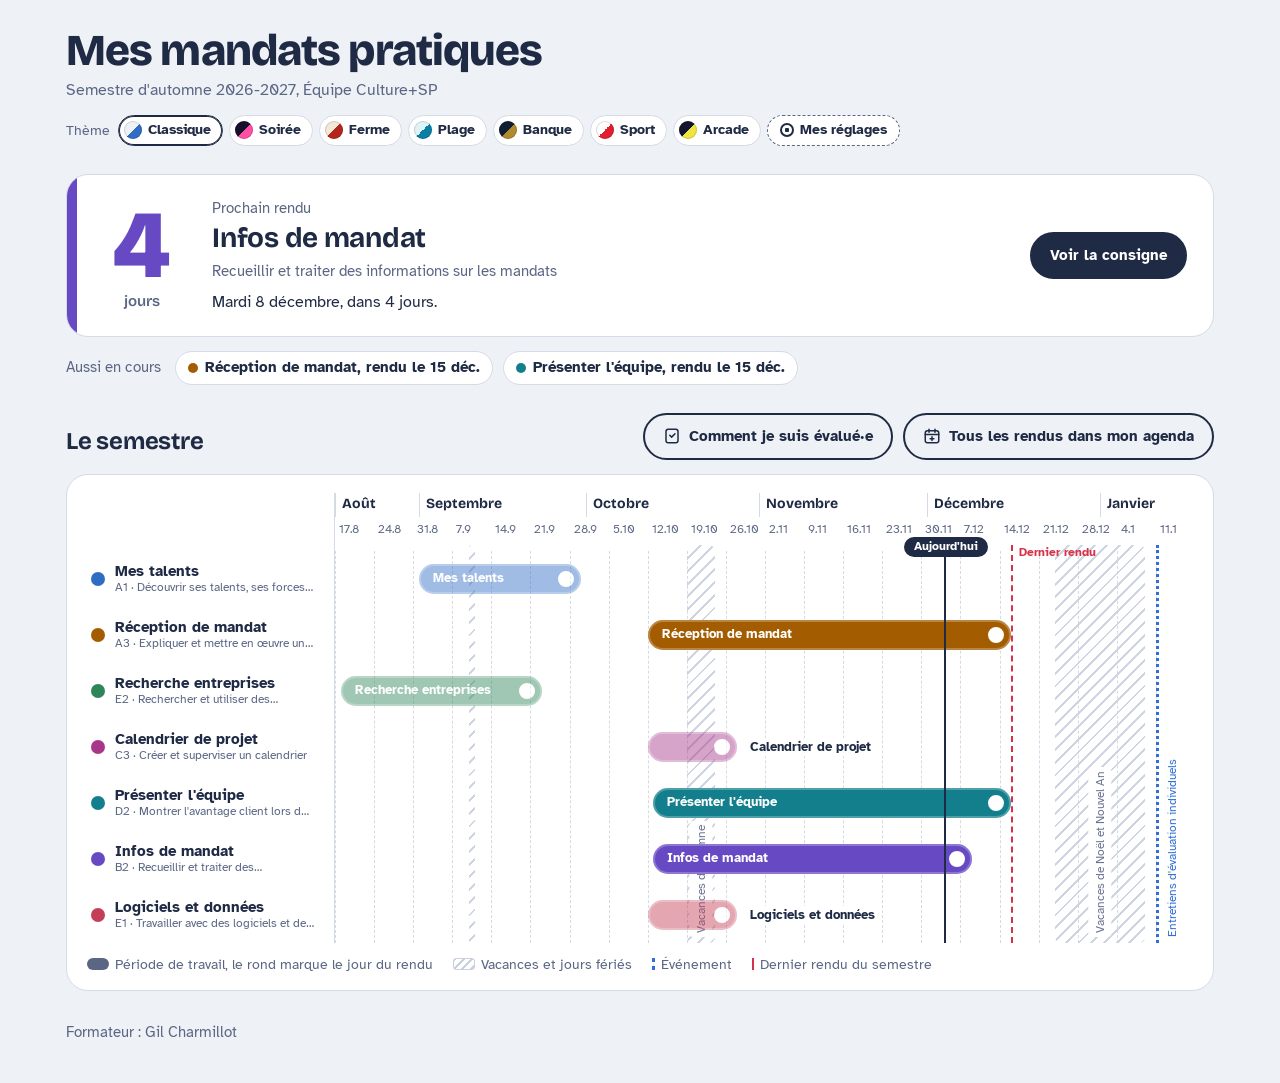
<file: index.html>
<!doctype html>
<html lang="fr">
<head>
<meta charset="utf-8">
<meta name="viewport" content="width=device-width, initial-scale=1">
<title>Mes mandats pratiques</title>
<link rel="icon" href="data:image/svg+xml,%3Csvg xmlns='http://www.w3.org/2000/svg' viewBox='0 0 32 32'%3E%3Crect x='3' y='6' width='26' height='22' rx='5' fill='%231F2A44'/%3E%3Crect x='7' y='13' width='12' height='4' rx='2' fill='%232F6CC4'/%3E%3Crect x='12' y='20' width='13' height='4' rx='2' fill='%23C43E57'/%3E%3C/svg%3E">
<link rel="preconnect" href="https://fonts.googleapis.com">
<link rel="preconnect" href="https://fonts.gstatic.com" crossorigin>
<link href="https://fonts.googleapis.com/css2?family=Atkinson+Hyperlegible:ital,wght@0,400;0,700;1,400&family=Bricolage+Grotesque:opsz,wght@12..96,600;12..96,700;12..96,800&display=swap" rel="stylesheet">
<link rel="stylesheet" href="assets/app.css">
<script src="assets/js-yaml.min.js"></script>
<script src="assets/deco.js"></script>
<script src="assets/app.js"></script>
</head>
<body data-page="home">
<p class="wrap loading">Chargement du semestre…</p>
</body>
</html>
</file>
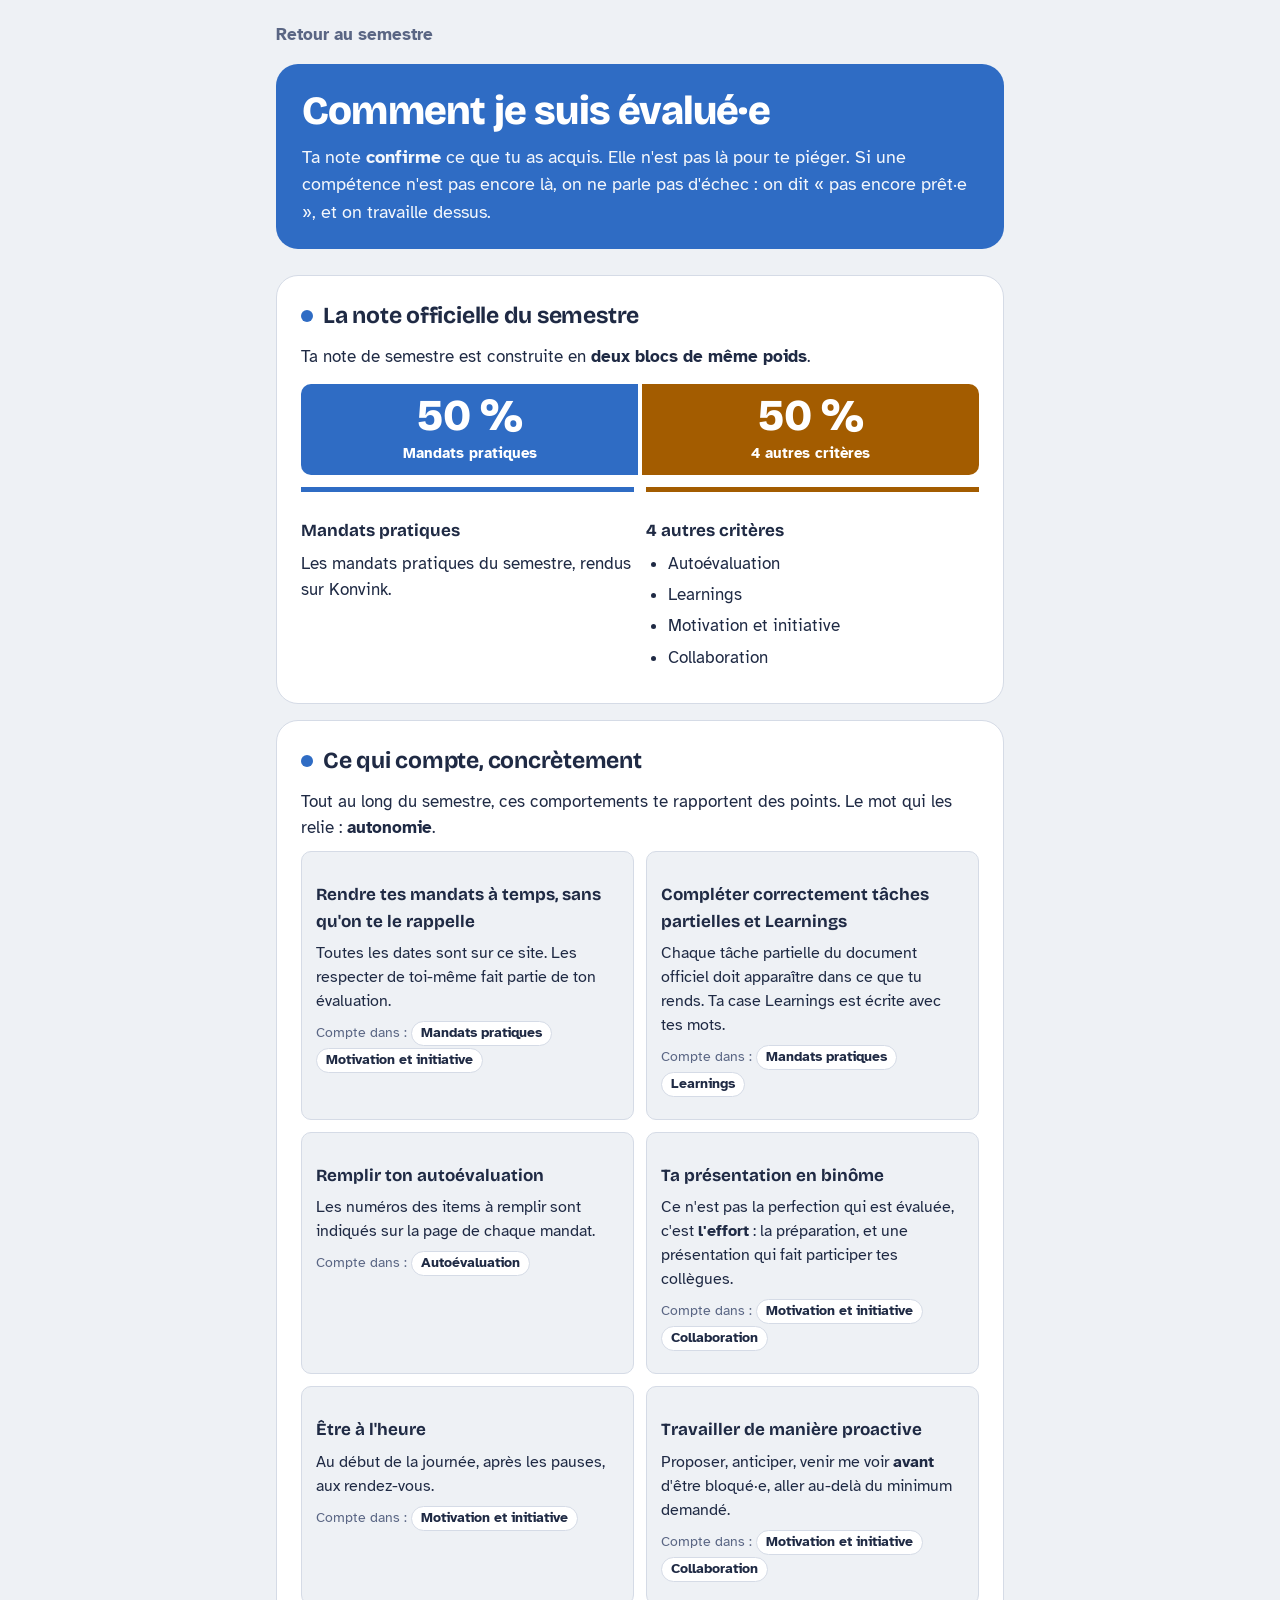
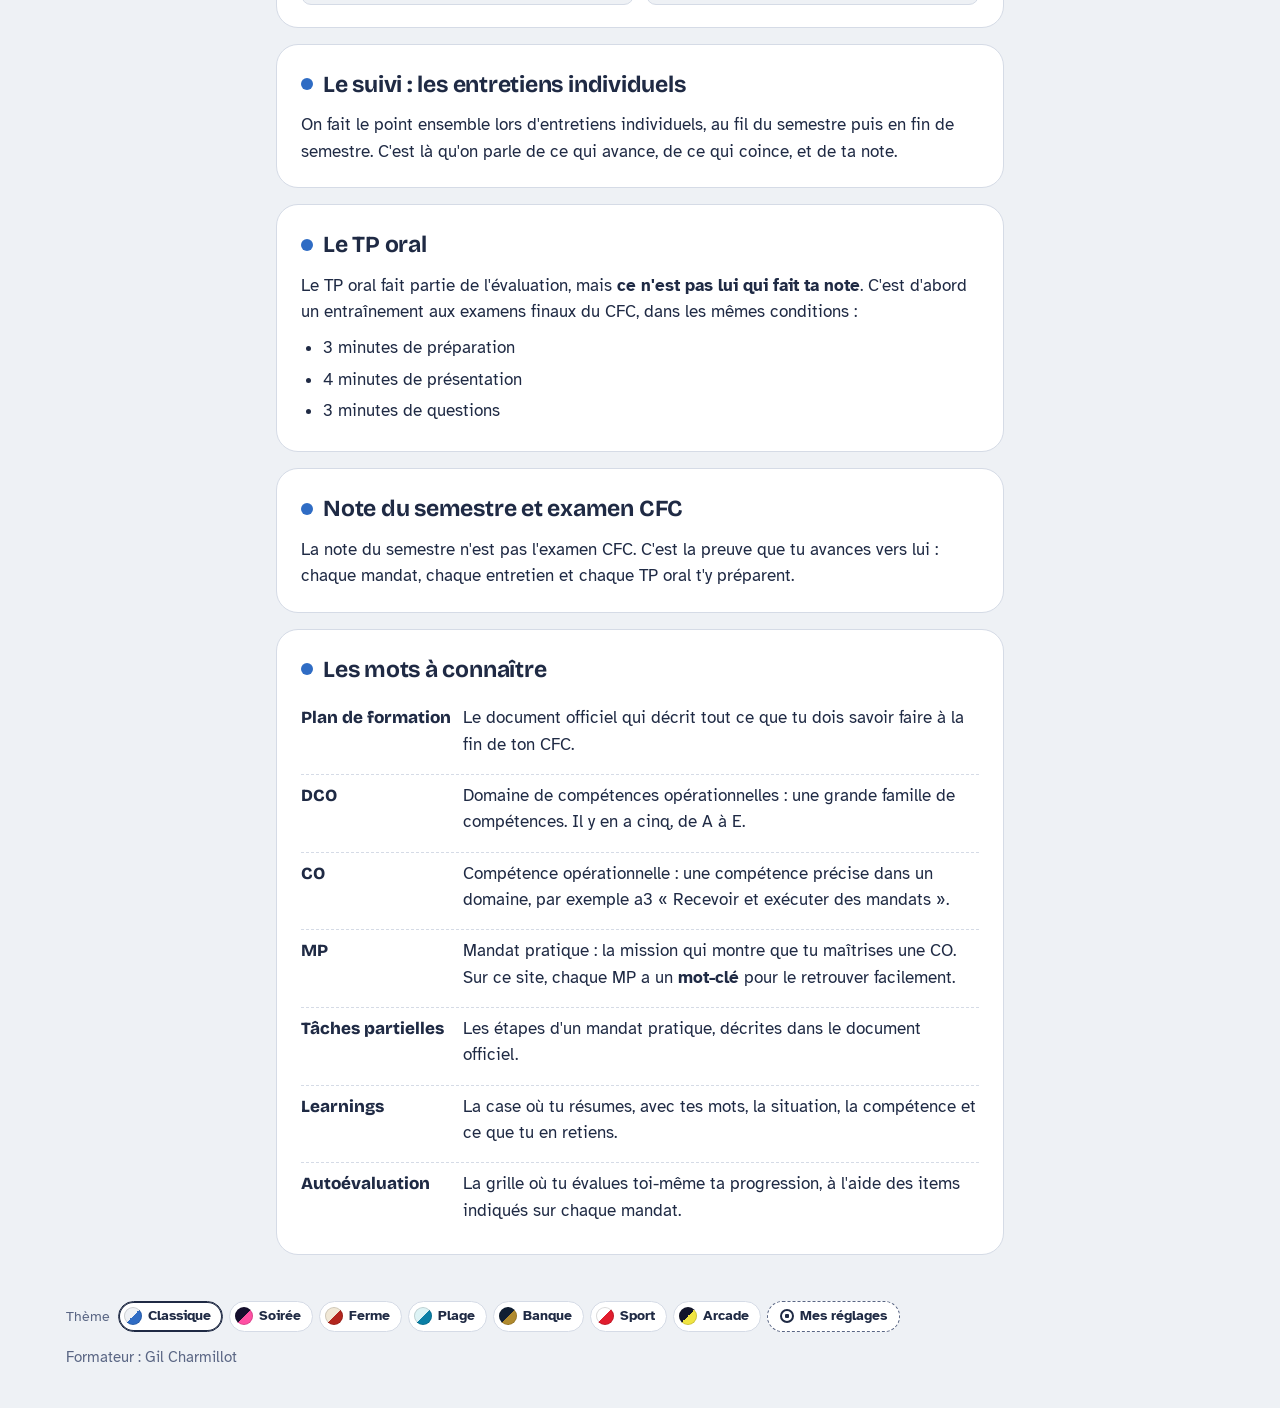
<file: eval.html>
<!doctype html>
<html lang="fr">
<head>
<meta charset="utf-8">
<meta name="viewport" content="width=device-width, initial-scale=1">
<title>Comment je suis évalué·e</title>
<link rel="icon" href="data:image/svg+xml,%3Csvg xmlns='http://www.w3.org/2000/svg' viewBox='0 0 32 32'%3E%3Crect x='3' y='6' width='26' height='22' rx='5' fill='%231F2A44'/%3E%3Crect x='7' y='13' width='12' height='4' rx='2' fill='%232F6CC4'/%3E%3Crect x='12' y='20' width='13' height='4' rx='2' fill='%23C43E57'/%3E%3C/svg%3E">
<link rel="preconnect" href="https://fonts.googleapis.com">
<link rel="preconnect" href="https://fonts.gstatic.com" crossorigin>
<link href="https://fonts.googleapis.com/css2?family=Atkinson+Hyperlegible:ital,wght@0,400;0,700;1,400&family=Bricolage+Grotesque:opsz,wght@12..96,600;12..96,700;12..96,800&display=swap" rel="stylesheet">
<link rel="stylesheet" href="assets/app.css">
<script src="assets/js-yaml.min.js"></script>
<script src="assets/deco.js"></script>
<script src="assets/app.js"></script>
</head>
<body data-page="eval">
<p class="wrap loading">Chargement…</p>
</body>
</html>
</file>
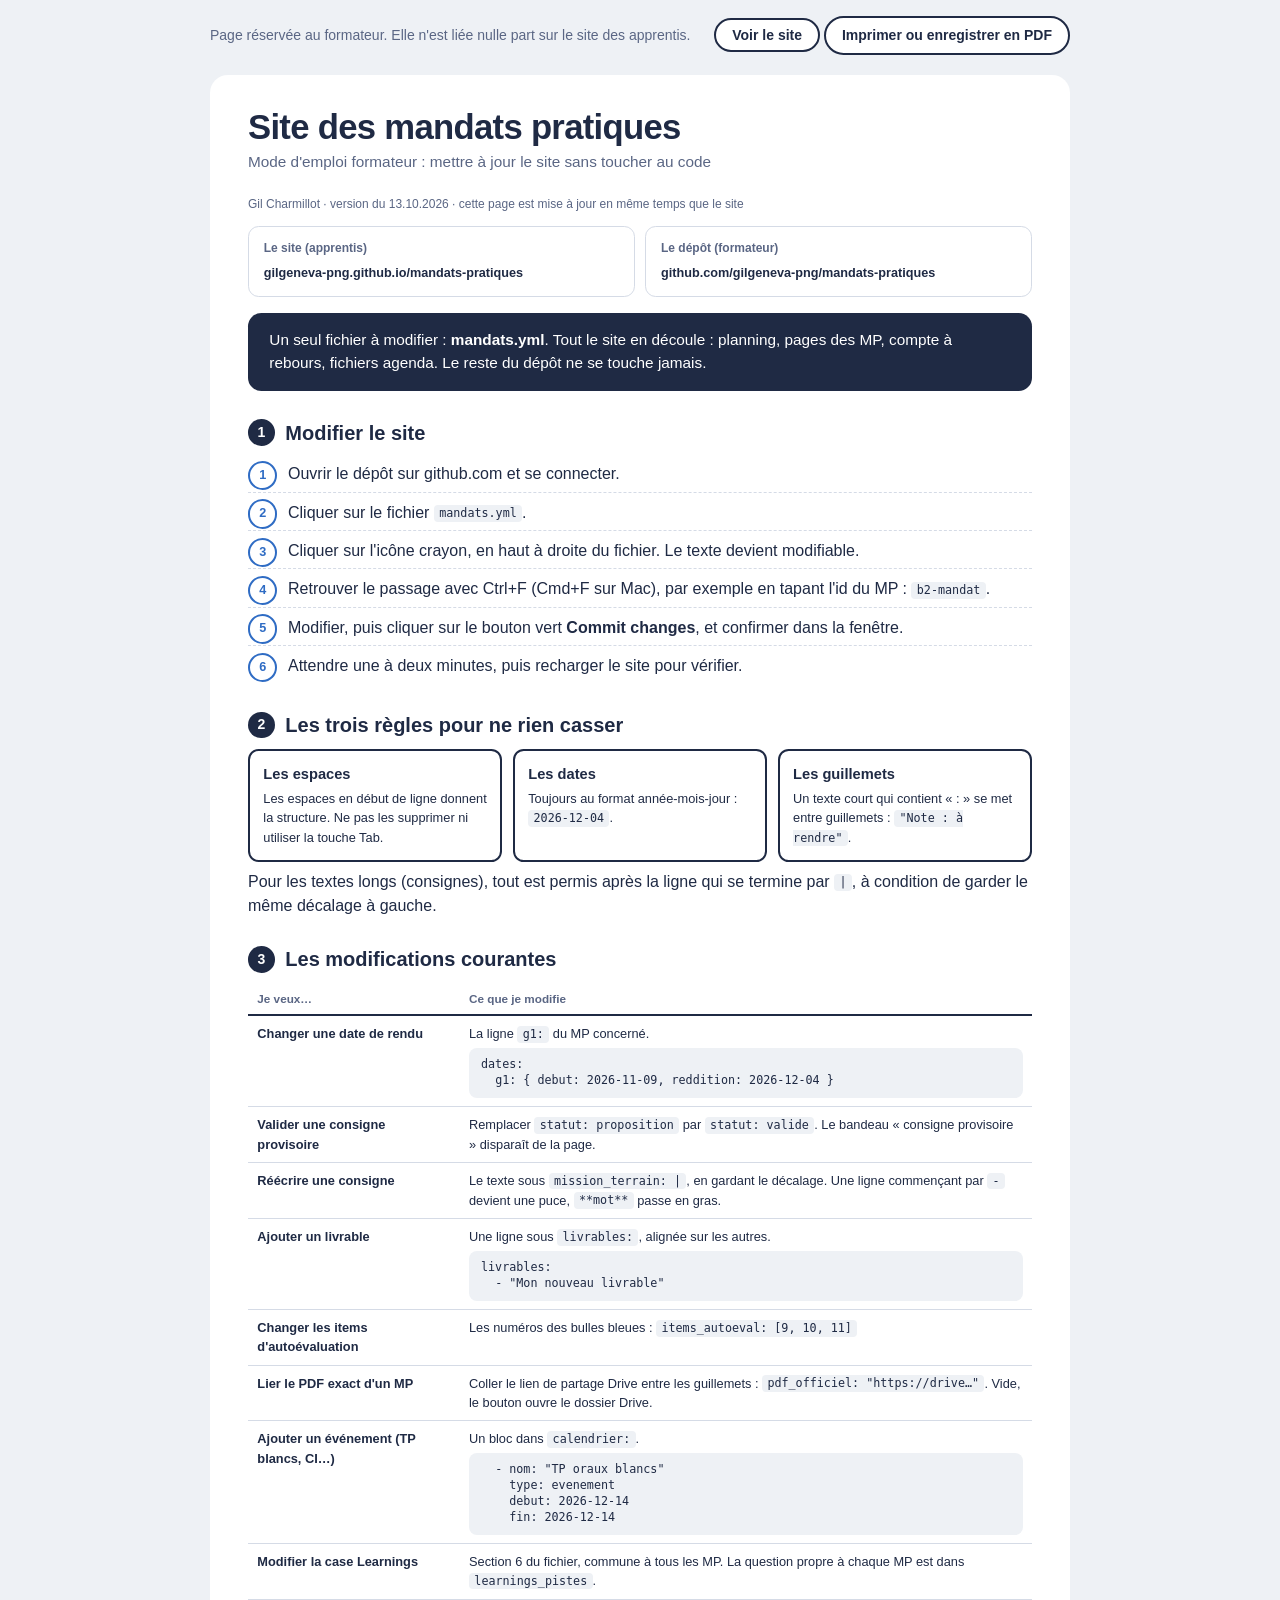
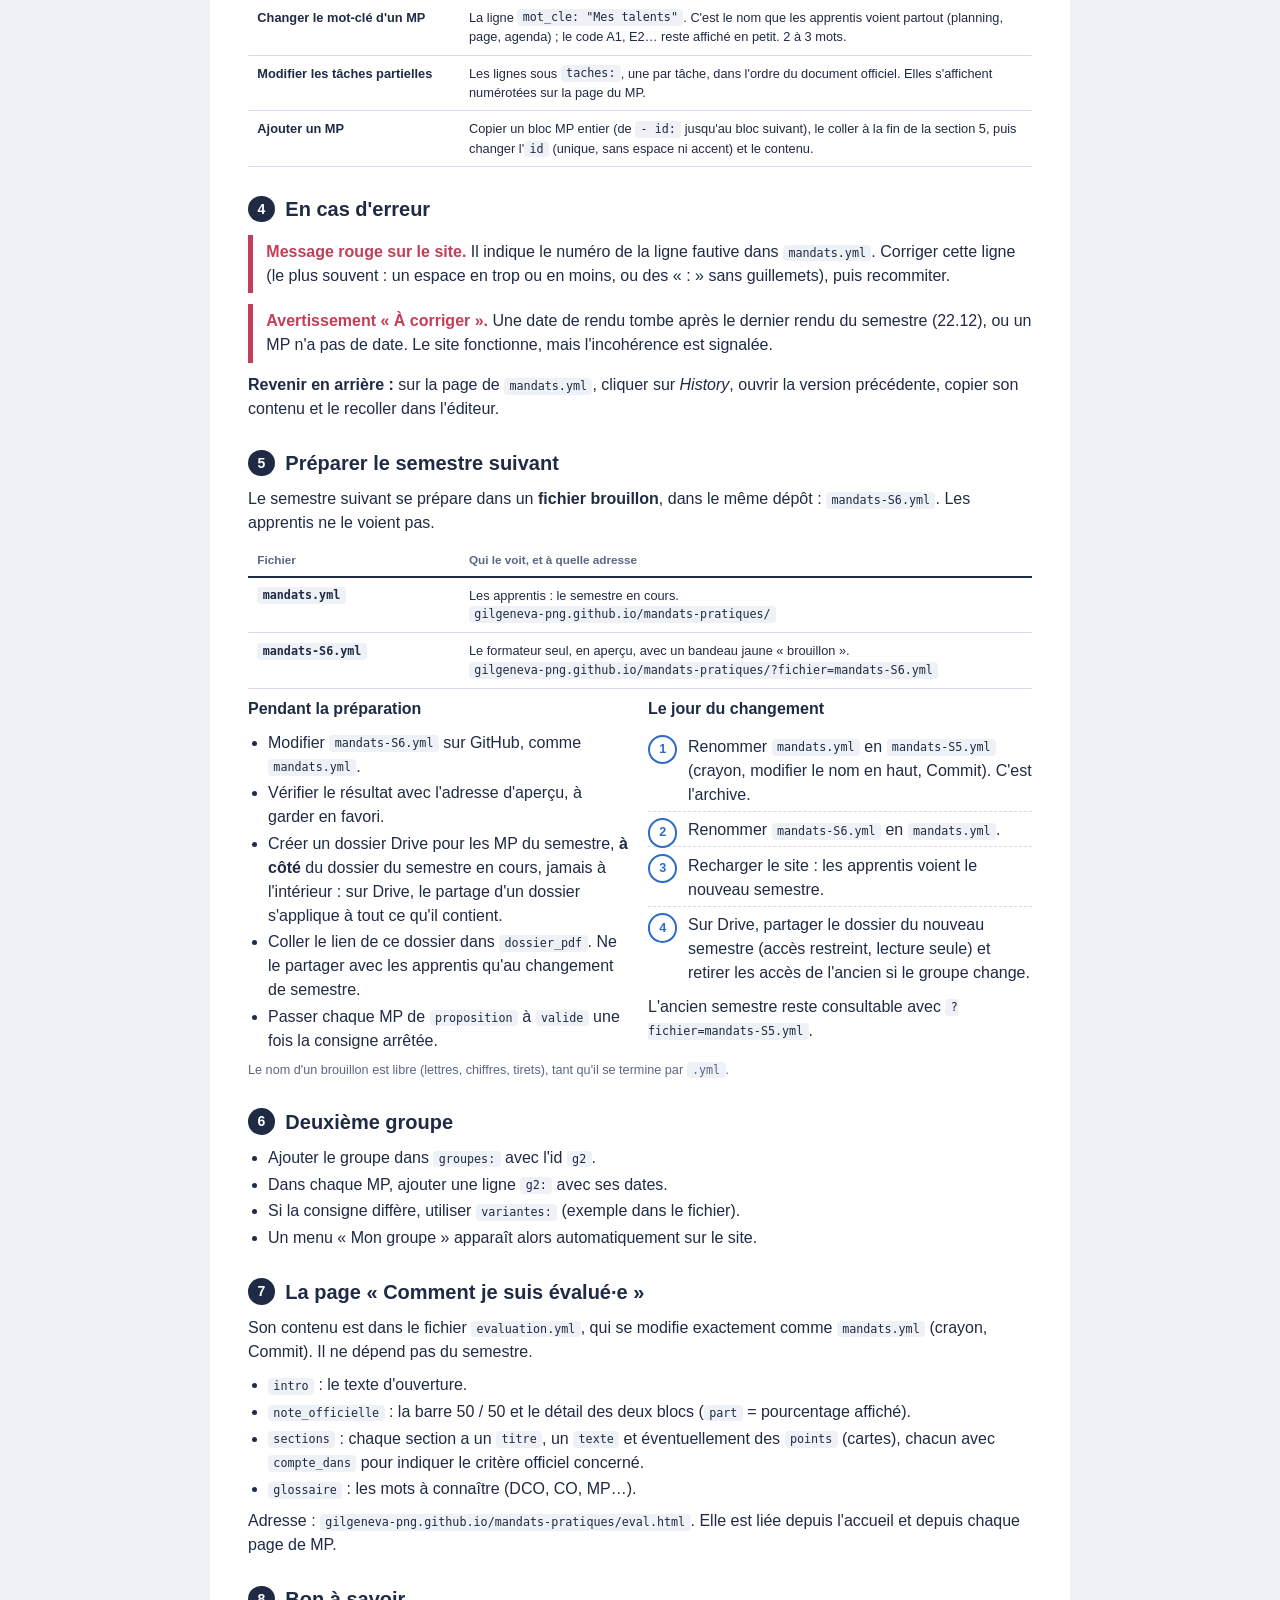
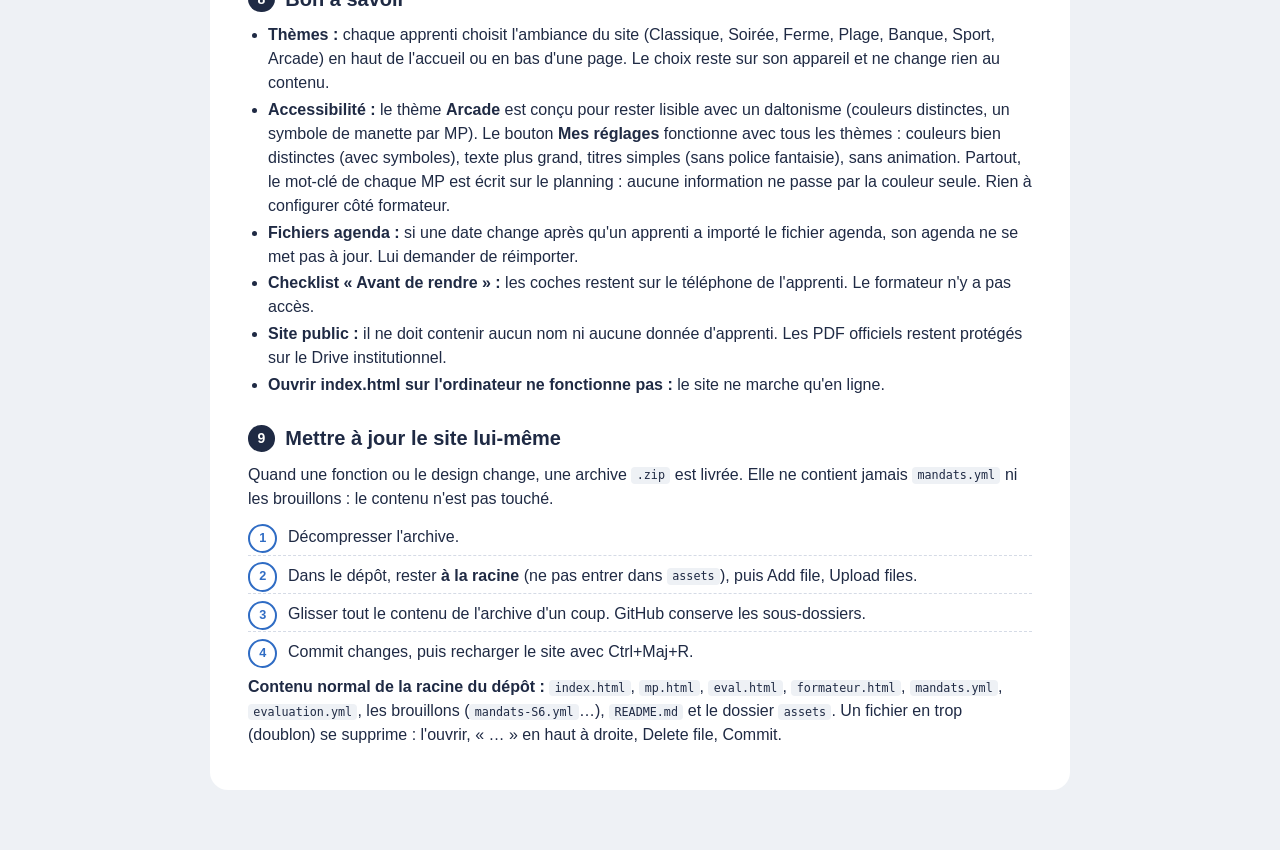
<file: formateur.html>
<!doctype html>
<html lang="fr">
<head>
<meta charset="utf-8">
<title>Mode d'emploi formateur</title>
<meta name="viewport" content="width=device-width, initial-scale=1">
<meta name="robots" content="noindex">
<style>
@page { size: A4; margin: 18mm 18mm 18mm 18mm; }
:root{ --ink:#1F2A44; --soft:#5A6684; --line:#D5DBE6; --paper:#EEF1F5; --blue:#2F6CC4; --red:#C43E57; }
*{box-sizing:border-box}
body{ font-family:"Atkinson Hyperlegible","Inter",sans-serif; color:var(--ink); font-size:10.5pt; line-height:1.5; margin:0; }
@media screen{
  body{ background:var(--paper); font-size:16px; padding:0 16px 60px; }
  main{ max-width:860px; margin:0 auto; background:#fff; border-radius:18px; padding:34px 38px; margin-top:20px; }
  .page-break{ break-before:auto }
  .key{ grid-template-columns:1fr }
  @media (max-width:700px){ code{ overflow-wrap:anywhere } .box .v{ white-space:normal !important; overflow-wrap:anywhere } table{ table-layout:fixed } main{ padding:22px 18px } .rules,.two{ grid-template-columns:1fr } td:first-child{ width:auto } }
}
.toolbar{ max-width:860px; margin:16px auto 0; display:flex; flex-wrap:wrap; gap:10px 16px; align-items:center; justify-content:space-between; font-size:14px; color:var(--soft) }
.toolbar a, .toolbar button{ font:inherit; font-weight:700; color:var(--ink); background:#fff; border:2px solid var(--ink); border-radius:999px; padding:7px 16px; cursor:pointer; text-decoration:none }
.version{ font-size:9pt; color:var(--soft); margin:0 0 10pt }
@media print{ .toolbar{ display:none } main{ padding:0 } }
.meta{ position:fixed; top:-12mm; right:0; font-size:8pt; color:var(--soft); text-align:right; }
h1{ font-family:"Inter Display","Inter",sans-serif; font-weight:800; font-size:26pt; letter-spacing:-.02em; line-height:1.05; margin:0 0 4pt; }
.sub{ color:var(--soft); font-size:11.5pt; margin:0 0 16pt; }
h2{ font-family:"Inter Display","Inter",sans-serif; font-weight:800; font-size:15pt; margin:20pt 0 7pt; display:flex; align-items:center; gap:8pt; break-after:avoid; }
h2 .n{ display:inline-grid; place-items:center; width:20pt; height:20pt; border-radius:50%; background:var(--ink); color:#fff; font-size:10.5pt; flex:none }
p{ margin:0 0 7pt; }
code, .code{ font-family:"DejaVu Sans Mono",monospace; font-size:8.8pt; }
code{ background:var(--paper); padding:1pt 4pt; border-radius:3pt; }
.key{ display:grid; grid-template-columns:1fr 1fr; gap:8pt; margin:6pt 0 4pt; }
.box{ border:1.2pt solid var(--line); border-radius:8pt; padding:9pt 11pt; }
.box b{ display:block; font-size:9pt; color:var(--soft); font-weight:600; margin-bottom:2pt }
.box .v{ font-weight:700; font-size:9.5pt; white-space:nowrap }
.principle{ background:var(--ink); color:#fff; border-radius:10pt; padding:12pt 16pt; margin:12pt 0 4pt; font-size:11.5pt; }
.principle strong{ font-weight:800 }
ol.steps{ list-style:none; padding:0; margin:4pt 0; counter-reset:s; }
ol.steps li{ counter-increment:s; position:relative; padding:4pt 0 4pt 30pt; border-bottom:1pt dashed var(--line); }
ol.steps li:last-child{ border-bottom:0 }
ol.steps li::before{ content:counter(s); position:absolute; left:0; top:3pt; width:19pt; height:19pt; border-radius:50%;
  border:1.5pt solid var(--blue); color:var(--blue); font-weight:700; font-size:9.5pt; display:grid; place-items:center; }
table{ width:100%; border-collapse:collapse; margin:4pt 0 6pt; font-size:9.6pt; }
th{ text-align:left; font-weight:700; color:var(--soft); font-size:8.8pt; padding:5pt 7pt; border-bottom:1.5pt solid var(--ink); }
td{ padding:6pt 7pt; border-bottom:1pt solid var(--line); vertical-align:top; }
tr{ break-inside:avoid; }
td:first-child{ font-weight:600; width:27%; }
pre.code{ background:var(--paper); border-radius:6pt; padding:7pt 9pt; margin:3pt 0 0; white-space:pre-wrap; line-height:1.35; }
.rules{ display:grid; grid-template-columns:repeat(3,1fr); gap:8pt; margin:6pt 0; }
.rule{ border:1.5pt solid var(--ink); border-radius:8pt; padding:9pt 10pt; }
.rule b{ display:block; font-family:"Inter Display","Inter",sans-serif; font-size:11pt; margin-bottom:3pt }
.rule p{ margin:0; font-size:9.6pt }
.alert{ border-left:4pt solid var(--red); padding:4pt 0 4pt 10pt; margin:8pt 0; }
.alert b{ color:var(--red) }
.two{ display:grid; grid-template-columns:1fr 1fr; gap:12pt; }
ul{ margin:0 0 6pt; padding-left:15pt } li{ margin-bottom:2pt }
.avoid{ break-inside:avoid }
.page-break{ break-before:page }
.muted{ color:var(--soft) }
.two ol.steps li{ padding-top:3pt; padding-bottom:3pt }
</style>
</head>
<body>
<div class="toolbar"><span>Page réservée au formateur. Elle n'est liée nulle part sur le site des apprentis.</span>
  <span><a href="./">Voir le site</a> <button type="button" onclick="window.print()">Imprimer ou enregistrer en PDF</button></span></div>
<main>

<h1>Site des mandats pratiques</h1>
<p class="sub">Mode d'emploi formateur : mettre à jour le site sans toucher au code</p>
<p class="version">Gil Charmillot · version du 13.10.2026 · cette page est mise à jour en même temps que le site</p>

<div class="key">
  <div class="box"><b>Le site (apprentis)</b><span class="v">gilgeneva-png.github.io/mandats-pratiques</span></div>
  <div class="box"><b>Le dépôt (formateur)</b><span class="v">github.com/gilgeneva-png/mandats-pratiques</span></div>
</div>

<div class="principle">Un seul fichier à modifier : <strong>mandats.yml</strong>. Tout le site en découle : planning, pages des MP, compte à rebours, fichiers agenda. Le reste du dépôt ne se touche jamais.</div>

<h2><span class="n">1</span>Modifier le site</h2>
<ol class="steps">
  <li>Ouvrir le dépôt sur github.com et se connecter.</li>
  <li>Cliquer sur le fichier <code>mandats.yml</code>.</li>
  <li>Cliquer sur l'icône crayon, en haut à droite du fichier. Le texte devient modifiable.</li>
  <li>Retrouver le passage avec Ctrl+F (Cmd+F sur Mac), par exemple en tapant l'id du MP : <code>b2-mandat</code>.</li>
  <li>Modifier, puis cliquer sur le bouton vert <strong>Commit changes</strong>, et confirmer dans la fenêtre.</li>
  <li>Attendre une à deux minutes, puis recharger le site pour vérifier.</li>
</ol>

<h2><span class="n">2</span>Les trois règles pour ne rien casser</h2>
<div class="rules">
  <div class="rule"><b>Les espaces</b><p>Les espaces en début de ligne donnent la structure. Ne pas les supprimer ni utiliser la touche Tab.</p></div>
  <div class="rule"><b>Les dates</b><p>Toujours au format année-mois-jour : <code>2026-12-04</code>.</p></div>
  <div class="rule"><b>Les guillemets</b><p>Un texte court qui contient « : » se met entre guillemets : <code>"Note : à rendre"</code>.</p></div>
</div>
<p>Pour les textes longs (consignes), tout est permis après la ligne qui se termine par <code>|</code>, à condition de garder le même décalage à gauche.</p>

<h2 class="page-break"><span class="n">3</span>Les modifications courantes</h2>
<table>
  <thead><tr><th>Je veux…</th><th>Ce que je modifie</th></tr></thead>
  <tbody>
  <tr><td>Changer une date de rendu</td><td>La ligne <code>g1:</code> du MP concerné.
    <pre class="code">dates:
  g1: { debut: 2026-11-09, reddition: 2026-12-04 }</pre></td></tr>
  <tr><td>Valider une consigne provisoire</td><td>Remplacer <code>statut: proposition</code> par <code>statut: valide</code>. Le bandeau « consigne provisoire » disparaît de la page.</td></tr>
  <tr><td>Réécrire une consigne</td><td>Le texte sous <code>mission_terrain: |</code>, en gardant le décalage. Une ligne commençant par <code>- </code> devient une puce, <code>**mot**</code> passe en gras.</td></tr>
  <tr><td>Ajouter un livrable</td><td>Une ligne sous <code>livrables:</code>, alignée sur les autres.
    <pre class="code">livrables:
  - "Mon nouveau livrable"</pre></td></tr>
  <tr><td>Changer les items d'autoévaluation</td><td>Les numéros des bulles bleues : <code>items_autoeval: [9, 10, 11]</code></td></tr>
  <tr><td>Lier le PDF exact d'un MP</td><td>Coller le lien de partage Drive entre les guillemets : <code>pdf_officiel: "https://drive…"</code>. Vide, le bouton ouvre le dossier Drive.</td></tr>
  <tr><td>Ajouter un événement (TP blancs, CI…)</td><td>Un bloc dans <code>calendrier:</code>.
    <pre class="code">  - nom: "TP oraux blancs"
    type: evenement
    debut: 2026-12-14
    fin: 2026-12-14</pre></td></tr>
  <tr><td>Modifier la case Learnings</td><td>Section 6 du fichier, commune à tous les MP. La question propre à chaque MP est dans <code>learnings_pistes</code>.</td></tr>
  <tr><td>Changer le mot-clé d'un MP</td><td>La ligne <code>mot_cle: "Mes talents"</code>. C'est le nom que les apprentis voient partout (planning, page, agenda) ; le code A1, E2… reste affiché en petit. 2 à 3 mots.</td></tr>
  <tr><td>Modifier les tâches partielles</td><td>Les lignes sous <code>taches:</code>, une par tâche, dans l'ordre du document officiel. Elles s'affichent numérotées sur la page du MP.</td></tr>
  <tr><td>Ajouter un MP</td><td>Copier un bloc MP entier (de <code>- id:</code> jusqu'au bloc suivant), le coller à la fin de la section 5, puis changer l'<code>id</code> (unique, sans espace ni accent) et le contenu.</td></tr>
  </tbody>
</table>

<div class="avoid"><h2><span class="n">4</span>En cas d'erreur</h2>
<div class="alert"><b>Message rouge sur le site.</b> Il indique le numéro de la ligne fautive dans <code>mandats.yml</code>. Corriger cette ligne (le plus souvent : un espace en trop ou en moins, ou des « : » sans guillemets), puis recommiter.</div>
<div class="alert"><b>Avertissement « À corriger ».</b> Une date de rendu tombe après le dernier rendu du semestre (22.12), ou un MP n'a pas de date. Le site fonctionne, mais l'incohérence est signalée.</div>
<p><strong>Revenir en arrière :</strong> sur la page de <code>mandats.yml</code>, cliquer sur <em>History</em>, ouvrir la version précédente, copier son contenu et le recoller dans l'éditeur.</p></div>

<h2 class="avoid"><span class="n">5</span>Préparer le semestre suivant</h2>
<p>Le semestre suivant se prépare dans un <strong>fichier brouillon</strong>, dans le même dépôt : <code>mandats-S6.yml</code>. Les apprentis ne le voient pas.</p>
<table>
  <thead><tr><th>Fichier</th><th>Qui le voit, et à quelle adresse</th></tr></thead>
  <tbody>
  <tr><td><code>mandats.yml</code></td><td>Les apprentis : le semestre en cours.<br><code>gilgeneva-png.github.io/mandats-pratiques/</code></td></tr>
  <tr><td><code>mandats-S6.yml</code></td><td>Le formateur seul, en aperçu, avec un bandeau jaune « brouillon ».<br><code>gilgeneva-png.github.io/mandats-pratiques/?fichier=mandats-S6.yml</code></td></tr>
  </tbody>
</table>
<div class="two avoid">
  <div>
    <p><strong>Pendant la préparation</strong></p>
    <ul>
      <li>Modifier <code>mandats-S6.yml</code> sur GitHub, comme <code>mandats.yml</code>.</li>
      <li>Vérifier le résultat avec l'adresse d'aperçu, à garder en favori.</li>
      <li>Créer un dossier Drive pour les MP du semestre, <strong>à côté</strong> du dossier du semestre en cours, jamais à l'intérieur : sur Drive, le partage d'un dossier s'applique à tout ce qu'il contient.</li>
      <li>Coller le lien de ce dossier dans <code>dossier_pdf</code>. Ne le partager avec les apprentis qu'au changement de semestre.</li>
      <li>Passer chaque MP de <code>proposition</code> à <code>valide</code> une fois la consigne arrêtée.</li>
    </ul>
  </div>
  <div>
    <p><strong>Le jour du changement</strong></p>
    <ol class="steps">
      <li>Renommer <code>mandats.yml</code> en <code>mandats-S5.yml</code> (crayon, modifier le nom en haut, Commit). C'est l'archive.</li>
      <li>Renommer <code>mandats-S6.yml</code> en <code>mandats.yml</code>.</li>
      <li>Recharger le site : les apprentis voient le nouveau semestre.</li>
      <li>Sur Drive, partager le dossier du nouveau semestre (accès restreint, lecture seule) et retirer les accès de l'ancien si le groupe change.</li>
    </ol>
    <p>L'ancien semestre reste consultable avec <code>?fichier=mandats-S5.yml</code>.</p>
  </div>
</div>
<p class="muted" style="font-size:9.5pt">Le nom d'un brouillon est libre (lettres, chiffres, tirets), tant qu'il se termine par <code>.yml</code>.</p>

<h2 class="avoid"><span class="n">6</span>Deuxième groupe</h2>
<ul class="avoid">
  <li>Ajouter le groupe dans <code>groupes:</code> avec l'id <code>g2</code>.</li>
  <li>Dans chaque MP, ajouter une ligne <code>g2:</code> avec ses dates.</li>
  <li>Si la consigne diffère, utiliser <code>variantes:</code> (exemple dans le fichier).</li>
  <li>Un menu « Mon groupe » apparaît alors automatiquement sur le site.</li>
</ul>

<h2 class="avoid"><span class="n">7</span>La page « Comment je suis évalué·e »</h2>
<p>Son contenu est dans le fichier <code>evaluation.yml</code>, qui se modifie exactement comme <code>mandats.yml</code> (crayon, Commit). Il ne dépend pas du semestre.</p>
<ul class="avoid">
  <li><code>intro</code> : le texte d'ouverture.</li>
  <li><code>note_officielle</code> : la barre 50 / 50 et le détail des deux blocs (<code>part</code> = pourcentage affiché).</li>
  <li><code>sections</code> : chaque section a un <code>titre</code>, un <code>texte</code> et éventuellement des <code>points</code> (cartes), chacun avec <code>compte_dans</code> pour indiquer le critère officiel concerné.</li>
  <li><code>glossaire</code> : les mots à connaître (DCO, CO, MP…).</li>
</ul>
<p>Adresse : <code>gilgeneva-png.github.io/mandats-pratiques/eval.html</code>. Elle est liée depuis l'accueil et depuis chaque page de MP.</p>

<h2 class="avoid"><span class="n">8</span>Bon à savoir</h2>
<ul class="avoid">
  <li><strong>Thèmes :</strong> chaque apprenti choisit l'ambiance du site (Classique, Soirée, Ferme, Plage, Banque, Sport, Arcade) en haut de l'accueil ou en bas d'une page. Le choix reste sur son appareil et ne change rien au contenu.</li>
  <li><strong>Accessibilité :</strong> le thème <strong>Arcade</strong> est conçu pour rester lisible avec un daltonisme (couleurs distinctes, un symbole de manette par MP). Le bouton <strong>Mes réglages</strong> fonctionne avec tous les thèmes : couleurs bien distinctes (avec symboles), texte plus grand, titres simples (sans police fantaisie), sans animation. Partout, le mot-clé de chaque MP est écrit sur le planning : aucune information ne passe par la couleur seule. Rien à configurer côté formateur.</li>
  <li><strong>Fichiers agenda :</strong> si une date change après qu'un apprenti a importé le fichier agenda, son agenda ne se met pas à jour. Lui demander de réimporter.</li>
  <li><strong>Checklist « Avant de rendre » :</strong> les coches restent sur le téléphone de l'apprenti. Le formateur n'y a pas accès.</li>
  <li><strong>Site public :</strong> il ne doit contenir aucun nom ni aucune donnée d'apprenti. Les PDF officiels restent protégés sur le Drive institutionnel.</li>
  <li><strong>Ouvrir index.html sur l'ordinateur ne fonctionne pas :</strong> le site ne marche qu'en ligne.</li>
</ul>

<h2 class="avoid"><span class="n">9</span>Mettre à jour le site lui-même</h2>
<p>Quand une fonction ou le design change, une archive <code>.zip</code> est livrée. Elle ne contient jamais <code>mandats.yml</code> ni les brouillons : le contenu n'est pas touché.</p>
<ol class="steps">
  <li>Décompresser l'archive.</li>
  <li>Dans le dépôt, rester <strong>à la racine</strong> (ne pas entrer dans <code>assets</code>), puis Add file, Upload files.</li>
  <li>Glisser tout le contenu de l'archive d'un coup. GitHub conserve les sous-dossiers.</li>
  <li>Commit changes, puis recharger le site avec Ctrl+Maj+R.</li>
</ol>
<p><strong>Contenu normal de la racine du dépôt :</strong> <code>index.html</code>, <code>mp.html</code>, <code>eval.html</code>, <code>formateur.html</code>, <code>mandats.yml</code>, <code>evaluation.yml</code>, les brouillons (<code>mandats-S6.yml</code>…), <code>README.md</code> et le dossier <code>assets</code>. Un fichier en trop (doublon) se supprime : l'ouvrir, « … » en haut à droite, Delete file, Commit.</p>
</main>
</body>
</html>
</file>
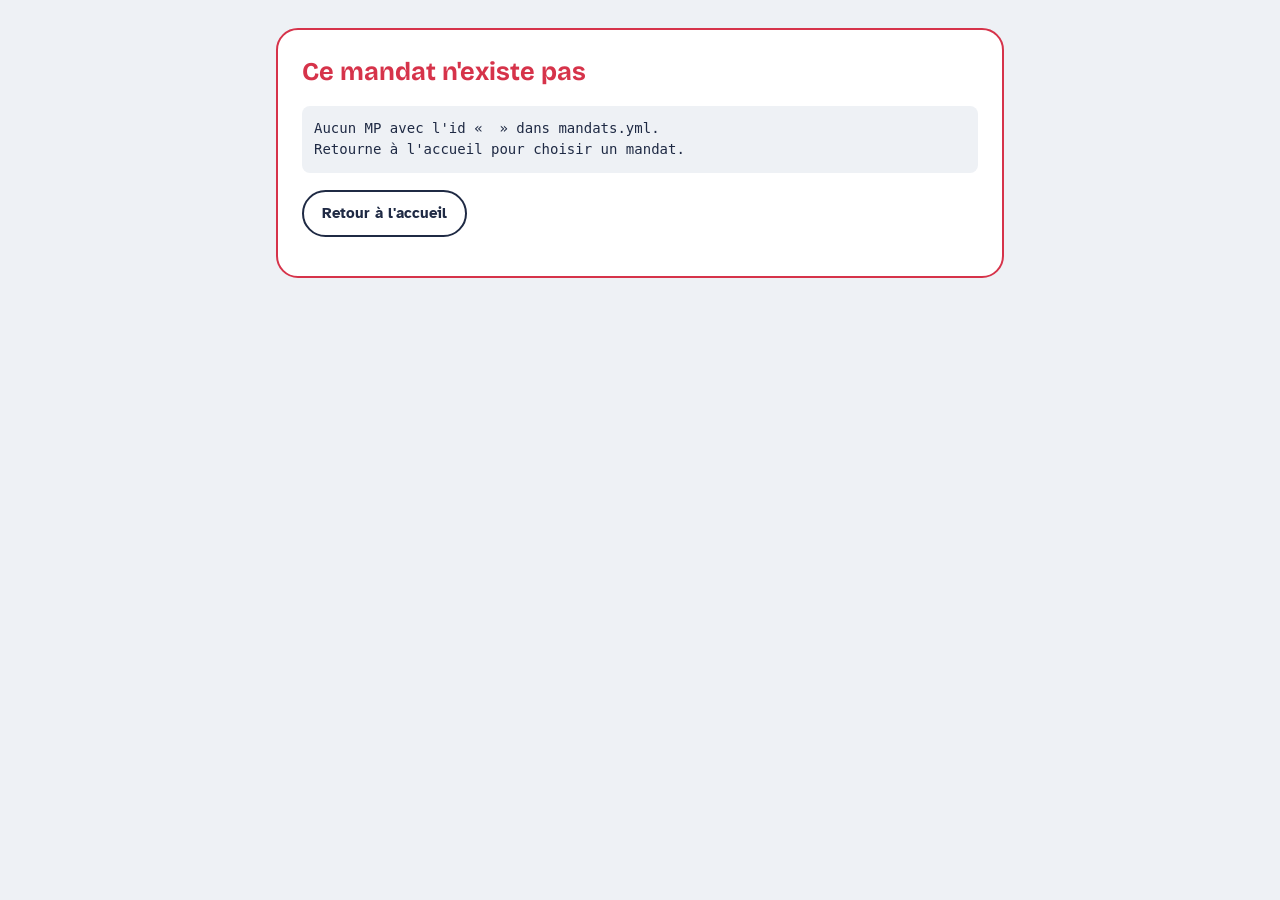
<file: mp.html>
<!doctype html>
<html lang="fr">
<head>
<meta charset="utf-8">
<meta name="viewport" content="width=device-width, initial-scale=1">
<title>Mandat pratique</title>
<link rel="icon" href="data:image/svg+xml,%3Csvg xmlns='http://www.w3.org/2000/svg' viewBox='0 0 32 32'%3E%3Crect x='3' y='6' width='26' height='22' rx='5' fill='%231F2A44'/%3E%3Crect x='7' y='13' width='12' height='4' rx='2' fill='%232F6CC4'/%3E%3Crect x='12' y='20' width='13' height='4' rx='2' fill='%23C43E57'/%3E%3C/svg%3E">
<link rel="preconnect" href="https://fonts.googleapis.com">
<link rel="preconnect" href="https://fonts.gstatic.com" crossorigin>
<link href="https://fonts.googleapis.com/css2?family=Atkinson+Hyperlegible:ital,wght@0,400;0,700;1,400&family=Bricolage+Grotesque:opsz,wght@12..96,600;12..96,700;12..96,800&display=swap" rel="stylesheet">
<link rel="stylesheet" href="assets/app.css">
<script src="assets/js-yaml.min.js"></script>
<script src="assets/deco.js"></script>
<script src="assets/app.js"></script>
</head>
<body data-page="mp">
<p class="wrap loading">Chargement du mandat…</p>
</body>
</html>
</file>
<file: assets/app.css>
/* ==========================================================
   Mandats pratiques — feuille de style
   Palette « crayons de couleur » sur papier froid
   ========================================================== */
:root{
  --paper:#EEF1F5;
  --sheet:#FFFFFF;
  --ink:#1F2A44;
  --ink-soft:#5A6684;
  --line:#D5DBE6;
  --hatch:#C9D1DE;
  --alert:#D6334A;
  --bubble:#2F6FD6;
  --on-c:#fff;
  --on-bubble:#fff;
  --radius-lg:22px;
  --radius-sm:10px;
  --head:"Bricolage Grotesque", system-ui, sans-serif;
  --body:"Atkinson Hyperlegible", system-ui, sans-serif;
}
@media (prefers-color-scheme: dark){
  :root:not([data-theme="light"]){
    --paper:#141A29; --sheet:#1C2436; --ink:#E8ECF4; --ink-soft:#9AA6C0;
    --line:#2E3850; --hatch:#2A3349;
  }
}
:root[data-theme="dark"]{
  --paper:#141A29; --sheet:#1C2436; --ink:#E8ECF4; --ink-soft:#9AA6C0;
  --line:#2E3850; --hatch:#2A3349;
}

/* ==========================================================
   THÈMES (choisis par l'apprenti, mémorisés sur son appareil)
   ========================================================== */
:root[data-skin="soiree"]{
  --paper:#160F2E; --sheet:#221846; --ink:#F3EEFF; --ink-soft:#B9AEDD; --line:#3A2D6B; --hatch:#45387A;
  --bubble:#FF4FA3; --on-bubble:#160F2E; --on-c:#160F2E; --alert:#FF6B86;
}
:root[data-skin="soiree"] body{
  background-color:var(--paper);
  background-image:
    radial-gradient(circle at 12% 18%, rgba(255,255,255,.55) 0 1px, transparent 1.6px),
    radial-gradient(circle at 63% 41%, rgba(255,79,163,.6) 0 1.2px, transparent 2px),
    radial-gradient(circle at 37% 77%, rgba(62,224,240,.55) 0 1px, transparent 1.8px),
    radial-gradient(circle at 86% 9%, rgba(255,255,255,.4) 0 .8px, transparent 1.4px);
  background-size:180px 180px, 260px 260px, 220px 220px, 140px 140px;
}
:root[data-skin="soiree"] .brand{text-shadow:0 0 18px rgba(255,79,163,.55)}
:root[data-skin="soiree"] .next .days{text-shadow:0 0 22px currentColor}

:root[data-skin="ferme"]{
  --paper:#F1E8D6; --sheet:#FFFBF3; --ink:#3B2A1A; --ink-soft:#76604B; --line:#E0D0B2; --hatch:#D6C29D;
  --bubble:#2F6B3A; --on-bubble:#fff; --on-c:#fff; --alert:#B3261E;
}
:root[data-skin="ferme"] body{
  background-color:var(--paper);
  background-image:linear-gradient(90deg, rgba(179,38,30,.06) 50%, transparent 50%), linear-gradient(rgba(179,38,30,.06) 50%, transparent 50%);
  background-size:34px 34px;
}

:root[data-skin="plage"]{
  --paper:#DDF3F5; --sheet:#FFFFFF; --ink:#0E3A4F; --ink-soft:#4C7383; --line:#BCE1E7; --hatch:#A5D3DB;
  --bubble:#0A7FA6; --on-bubble:#fff; --on-c:#fff; --alert:#C7402B;
}
:root[data-skin="plage"] body{
  background-color:var(--paper);
  background-image:url("data:image/svg+xml,%3Csvg xmlns='http://www.w3.org/2000/svg' width='120' height='28'%3E%3Cpath d='M0 14 Q15 4 30 14 T60 14 T90 14 T120 14' fill='none' stroke='%230A7FA6' stroke-opacity='.12' stroke-width='2.5'/%3E%3C/svg%3E");
  background-size:120px 28px;
}

:root[data-skin="banque"]{
  --paper:#ECEFF3; --sheet:#FFFFFF; --ink:#0F1E33; --ink-soft:#56637A; --line:#D3D9E2; --hatch:#C5CDD9;
  --bubble:#7D5F10; --on-bubble:#fff; --on-c:#fff; --alert:#8A1C34;
  --radius-lg:8px; --radius-sm:4px;
}
:root[data-skin="banque"] body{
  background-color:var(--paper);
  background-image:repeating-linear-gradient(90deg, rgba(15,30,51,.04) 0 1px, transparent 1px 9px);
}
:root[data-skin="banque"] .brand{letter-spacing:-.01em; border-bottom:3px double #B08A2E; display:inline-block; padding-bottom:2px}
:root[data-skin="banque"] .btn{border-radius:4px}

:root[data-skin="sport"]{
  --paper:#F2F3F5; --sheet:#FFFFFF; --ink:#111827; --ink-soft:#575E6C; --line:#D9DCE2; --hatch:#CCD0D8;
  --bubble:#D61A2B; --on-bubble:#fff; --on-c:#fff; --alert:#D61A2B;
  --radius-lg:14px;
}
:root[data-skin="sport"] body{
  background-color:var(--paper);
  background-image:repeating-linear-gradient(-14deg, transparent 0 54px, rgba(214,26,43,.07) 54px 58px);
}
:root[data-skin="sport"] .brand, :root[data-skin="sport"] .mp-head h1, :root[data-skin="sport"] .next .days{font-style:italic; letter-spacing:-.03em}


/* ==========================================================
   THÈMES : éléments graphiques
   ========================================================== */
@font-face{font-family:"Monoton"; src:url(fonts/monoton-latin-400-normal.woff2) format("woff2"); font-display:swap}
@font-face{font-family:"Chewy"; src:url(fonts/chewy-latin-400-normal.woff2) format("woff2"); font-display:swap}
@font-face{font-family:"Pacifico"; src:url(fonts/pacifico-latin-400-normal.woff2) format("woff2"); font-display:swap}
@font-face{font-family:"DM Serif Display"; src:url(fonts/dm-serif-display-latin-400-normal.woff2) format("woff2"); font-display:swap}
@font-face{font-family:"Bebas Neue"; src:url(fonts/bebas-neue-latin-400-normal.woff2) format("woff2"); font-display:swap}

/* Bandeau décoratif en haut de page */
.deco-strip{height:34px; background-repeat:repeat-x; background-position:left top}
:root[data-skin="soiree"] .deco-strip{background-image:url("data:image/svg+xml,%3Csvg xmlns='http://www.w3.org/2000/svg' width='160' height='34'%3E%3Cpath d='M0 4 Q40 22 80 4 Q120 22 160 4' fill='none' stroke='%23B9AEDD' stroke-width='1.6'/%3E%3Crect x='17.5' y='9' width='5' height='4' fill='%236F63A0'/%3E%3Cellipse cx='20' cy='19' rx='4.5' ry='6.5' fill='%23FF4FA3'/%3E%3Cellipse cx='20' cy='19' rx='9' ry='11' fill='%23FF4FA3' opacity='.18'/%3E%3Crect x='57.5' y='9' width='5' height='4' fill='%236F63A0'/%3E%3Cellipse cx='60' cy='19' rx='4.5' ry='6.5' fill='%233EE0F0'/%3E%3Cellipse cx='60' cy='19' rx='9' ry='11' fill='%233EE0F0' opacity='.18'/%3E%3Crect x='97.5' y='9' width='5' height='4' fill='%236F63A0'/%3E%3Cellipse cx='100' cy='19' rx='4.5' ry='6.5' fill='%23B6F23A'/%3E%3Cellipse cx='100' cy='19' rx='9' ry='11' fill='%23B6F23A' opacity='.18'/%3E%3Crect x='137.5' y='9' width='5' height='4' fill='%236F63A0'/%3E%3Cellipse cx='140' cy='19' rx='4.5' ry='6.5' fill='%23FFB020'/%3E%3Cellipse cx='140' cy='19' rx='9' ry='11' fill='%23FFB020' opacity='.18'/%3E%3C/svg%3E")}
:root[data-skin="ferme"] .deco-strip{background-image:url("data:image/svg+xml,%3Csvg xmlns='http://www.w3.org/2000/svg' width='44' height='34'%3E%3Crect x='0' y='12' width='44' height='5' fill='%23C9A877'/%3E%3Crect x='0' y='24' width='44' height='5' fill='%23C9A877'/%3E%3Cpath d='M8 34V9l6-6 6 6v25z' fill='%23F3E3C3' stroke='%239C7B52' stroke-width='1.5'/%3E%3Cpath d='M30 34V9l6-6 6 6v25z' fill='%23F3E3C3' stroke='%239C7B52' stroke-width='1.5'/%3E%3C/svg%3E"); background-position:left bottom; border-bottom:6px solid #7BA05B; height:40px}
:root[data-skin="plage"] .deco-strip{background-image:url("data:image/svg+xml,%3Csvg xmlns='http://www.w3.org/2000/svg' width='96' height='26'%3E%3Cpath d='M0 13H96' stroke='%230E3A4F' stroke-opacity='.35' stroke-width='2'/%3E%3Crect x='2' y='6' width='20' height='14' rx='7' fill='%23C7402B' stroke='%230E3A4F' stroke-opacity='.25'/%3E%3Crect x='26' y='6' width='20' height='14' rx='7' fill='%23FFFFFF' stroke='%230E3A4F' stroke-opacity='.25'/%3E%3Crect x='50' y='6' width='20' height='14' rx='7' fill='%230A7FA6' stroke='%230E3A4F' stroke-opacity='.25'/%3E%3Crect x='74' y='6' width='20' height='14' rx='7' fill='%23FFFFFF' stroke='%230E3A4F' stroke-opacity='.25'/%3E%3C/svg%3E"); height:26px; margin-top:8px}
:root[data-skin="banque"] .deco-strip{background-image:url("data:image/svg+xml,%3Csvg xmlns='http://www.w3.org/2000/svg' width='60' height='26'%3E%3Cpath d='M0 13 Q15 1 30 13 T60 13' fill='none' stroke='%23B08A2E' stroke-width='1.2'/%3E%3Cpath d='M0 13 Q15 25 30 13 T60 13' fill='none' stroke='%231B3A6B' stroke-width='1.2'/%3E%3Cpath d='M0 8 Q15 -2 30 8 T60 8' fill='none' stroke='%23B08A2E' stroke-opacity='.5' stroke-width='.8'/%3E%3Cpath d='M0 18 Q15 28 30 18 T60 18' fill='none' stroke='%231B3A6B' stroke-opacity='.5' stroke-width='.8'/%3E%3C/svg%3E"); height:26px; border-bottom:2px solid #B08A2E}
:root[data-skin="sport"] .deco-strip{height:20px; background:conic-gradient(#111827 25%,#fff 0 50%,#111827 0 75%,#fff 0) 0 0/20px 20px}

/* Illustration du bandeau « prochain rendu » et de l'en-tête des MP */
.deco{position:absolute; pointer-events:none; display:flex; align-items:flex-end; justify-content:flex-end}
.deco svg{width:100%; height:100%; display:block}
.next.has-deco{padding-right:250px}
.next .deco-hero{right:16px; bottom:0; top:-6px; width:220px}
.mp-head.has-deco{padding-right:210px}
.mp-head .deco-hero{right:10px; bottom:0; top:10px; width:200px}
:root[data-skin="soiree"] .mp-head .deco-hero, :root[data-skin="sport"] .mp-head .deco-hero{filter:drop-shadow(0 4px 10px rgba(0,0,0,.25))}
:root[data-skin="sport"] .mp-head .deco-hero{opacity:.95}
@media (max-width:640px){
  .next.has-deco{padding-right:18px; padding-bottom:104px}
  .next .deco-hero{top:auto; width:110px; height:96px; right:10px; bottom:6px}
  .mp-head.has-deco{padding-right:26px; padding-bottom:96px}
  .mp-head .deco-hero{top:auto; width:104px; height:88px; bottom:6px; right:10px}
}

/* Polices de thème */
:root[data-skin="soiree"] .brand{font-family:"Monoton",var(--head); font-weight:400; letter-spacing:.03em; font-size:clamp(26px,4.2vw,42px)}
:root[data-skin="soiree"] .next .days{font-family:"Monoton",var(--head); font-weight:400}
:root[data-skin="ferme"] :is(.brand,.next .days,.mp-head h1,.section-head h2,.block h2,.next h2,.next-list a){font-family:"Chewy",var(--head); font-weight:400; letter-spacing:.01em}
:root[data-skin="plage"] :is(.brand,.next .days,.section-head h2){font-family:"Pacifico",var(--head); font-weight:400; letter-spacing:0}
:root[data-skin="plage"] .brand{font-size:clamp(28px,4.4vw,44px); line-height:1.25}
:root[data-skin="banque"] :is(.brand,.next .days,.mp-head h1,.section-head h2,.block h2,.next h2,.next-list a){font-family:"DM Serif Display",var(--head); font-weight:400; letter-spacing:0}
:root[data-skin="sport"] :is(.brand,.next .days,.mp-head h1,.section-head h2,.block h2,.next h2,.next-list a){font-family:"Bebas Neue",var(--head); font-weight:400; letter-spacing:.02em}
:root[data-skin="sport"] .brand{font-size:clamp(38px,6vw,60px)}
:root[data-skin="sport"] .mp-head h1{font-size:clamp(34px,5.4vw,52px); line-height:.98}
:root[data-skin="sport"] :is(.section-head h2,.block h2){font-size:28px}
:root[data-skin="sport"] .next h2{font-size:clamp(26px,3.2vw,34px)}

/* Points de rendu du planning */
:root[data-skin="soiree"] .g-bar .pin{background:#FFFFFF; border:0; width:22px; height:22px; clip-path:polygon(50% 0%,61% 35%,98% 35%,68% 57%,79% 91%,50% 70%,21% 91%,32% 57%,2% 35%,39% 35%)}
:root[data-skin="ferme"] .g-bar .pin{width:18px; height:23px; border-radius:50% 50% 50% 50% / 60% 60% 40% 40%; background:#FFFBF3}
:root[data-skin="plage"] .g-bar .pin{background:conic-gradient(#C7402B 0 33%,#FFFFFF 0 66%,#F7C548 0); border:2px solid #FFFFFF}
:root[data-skin="banque"] .g-bar .pin{background:radial-gradient(circle at 35% 30%,#F4DD95,#C9A243 55%,#8C6A12); border:2px solid #8C6A12; box-shadow:inset 0 0 0 2px rgba(255,255,255,.4)}
:root[data-skin="sport"] .g-bar .pin{background:radial-gradient(circle,#111827 0 26%,transparent 28%),radial-gradient(circle at 0 0,#111827 0 22%,transparent 24%),radial-gradient(circle at 100% 100%,#111827 0 22%,transparent 24%),#FFFFFF; border:2px solid #111827}
:root[data-skin="sport"] .g-limit{border-left:0; width:10px; transform:translateX(-5px); background:conic-gradient(#111827 25%,#fff 0 50%,#111827 0 75%,#fff 0) 0 0/10px 10px}
:root[data-skin="sport"] .g-limit span{left:14px}
:root[data-skin="ferme"] .g-off{background:repeating-linear-gradient(0deg, #E2B04A 0 3px, transparent 3px 7px); opacity:.45}
:root[data-skin="plage"] .g-off{background:repeating-linear-gradient(0deg, transparent 0 4px, rgba(10,127,166,.22) 4px 7px); opacity:1}

/* Barres du planning */
:root[data-skin="soiree"] .g-bar{box-shadow:0 0 14px var(--c), inset 0 0 0 2px rgba(255,255,255,.35)}
:root[data-skin="ferme"] .g-bar{background:repeating-linear-gradient(90deg, rgba(0,0,0,.12) 0 2px, transparent 2px 28px), var(--c)}
:root[data-skin="plage"] .g-bar{background:repeating-linear-gradient(90deg, rgba(255,255,255,.32) 0 9px, transparent 9px 22px), var(--c)}
:root[data-skin="banque"] .g-bar{border-radius:4px; background:repeating-linear-gradient(90deg, rgba(255,255,255,.14) 0 1px, transparent 1px 6px), var(--c)}
:root[data-skin="sport"] .g-bar{border-radius:6px; background:repeating-linear-gradient(115deg, rgba(255,255,255,.24) 0 7px, transparent 7px 18px), var(--c)}

/* Bulles d'autoévaluation */
:root[data-skin="soiree"] .bubble{background:transparent; color:#FF4FA3; border:2px solid #FF4FA3; box-shadow:0 0 12px rgba(255,79,163,.7), inset 0 0 8px rgba(255,79,163,.5)}
:root[data-skin="ferme"] .bubble{background:#2F6B3A; outline:2px dashed #FFFBF3; outline-offset:-6px; font-family:"Chewy",var(--head); font-weight:400}
:root[data-skin="plage"] .bubble{width:46px; height:46px; color:var(--ink); font-size:15px;
  background:radial-gradient(circle, var(--sheet) 0 38%, transparent 39%), conic-gradient(#C7402B 0 12.5%,#fff 0 25%,#C7402B 0 37.5%,#fff 0 50%,#C7402B 0 62.5%,#fff 0 75%,#C7402B 0 87.5%,#fff 0);
  box-shadow:0 0 0 1px rgba(14,58,79,.25), inset 0 0 0 1px rgba(14,58,79,.15)}
:root[data-skin="banque"] .bubble{background:radial-gradient(circle at 35% 30%,#F4DD95,#C9A243 55%,#8C6A12); color:#3B2B05; border:2px solid #8C6A12; box-shadow:inset 0 0 0 3px rgba(255,255,255,.35); font-family:"DM Serif Display",var(--head); font-weight:400}
:root[data-skin="sport"] .bubble{border-radius:6px; width:46px; height:42px; padding-top:7px; background:linear-gradient(#D61A2B 0 8px,#FFFFFF 8px); color:#111827; border:2px solid #111827; font-family:"Bebas Neue",var(--head); font-weight:400; font-size:22px}

/* Animations discrètes (désactivées si l'appareil le demande) */
@media (prefers-reduced-motion:no-preference){
  .deco .swing{transform-origin:85px 0; animation:swing 4s ease-in-out infinite}
  .deco .twinkle path{animation:twinkle 2.2s ease-in-out infinite}
  .deco .twinkle path:nth-child(2){animation-delay:.7s} .deco .twinkle path:nth-child(3){animation-delay:1.4s}
  .deco .spin-slow{animation:spin 24s linear infinite}
  .deco .bob{animation:bob 3s ease-in-out infinite}
  .deco .tick{animation:spin 60s steps(60) infinite}
  .deco .draw{stroke-dasharray:80; stroke-dashoffset:80; animation:draw 1.4s .3s ease-out forwards}
  @keyframes swing{0%,100%{transform:rotate(-4deg)} 50%{transform:rotate(4deg)}}
  @keyframes twinkle{0%,100%{opacity:1} 50%{opacity:.25}}
  @keyframes spin{to{transform:rotate(360deg)}}
  @keyframes bob{0%,100%{transform:translateY(0)} 50%{transform:translateY(-6px)}}
  @keyframes draw{to{stroke-dashoffset:0}}
}
@media print{ .deco,.deco-strip,.skins{display:none !important} }


/* ==========================================================
   THÈME ARCADE (conçu pour rester lisible avec un daltonisme)
   ========================================================== */
@font-face{font-family:"Press Start 2P"; src:url(fonts/press-start-2p-latin-400-normal.woff2) format("woff2"); font-display:swap}
:root[data-skin="arcade"]{
  --paper:#12152B; --sheet:#1C2142; --ink:#F4F6FF; --ink-soft:#B4BADB; --line:#38407A; --hatch:#46508F;
  --bubble:#F0E442; --on-bubble:#12152B; --alert:#FF8A65; --radius-lg:6px; --radius-sm:4px;
}
:root[data-skin="arcade"] body{
  background-color:var(--paper);
  background-image:linear-gradient(rgba(86,180,233,.07) 1px, transparent 1px), linear-gradient(90deg, rgba(86,180,233,.07) 1px, transparent 1px);
  background-size:32px 32px;
}
:root[data-skin="arcade"] .deco-strip{background-image:url("data:image/svg+xml,%3Csvg xmlns='http://www.w3.org/2000/svg' width='80' height='32' shape-rendering='crispEdges'%3E%3Cg fill='%23E8436A'%3E%3Crect x='7' y='5' width='3' height='3'/%3E%3Crect x='10' y='5' width='3' height='3'/%3E%3Crect x='19' y='5' width='3' height='3'/%3E%3Crect x='22' y='5' width='3' height='3'/%3E%3Crect x='4' y='8' width='3' height='3'/%3E%3Crect x='7' y='8' width='3' height='3'/%3E%3Crect x='10' y='8' width='3' height='3'/%3E%3Crect x='13' y='8' width='3' height='3'/%3E%3Crect x='16' y='8' width='3' height='3'/%3E%3Crect x='19' y='8' width='3' height='3'/%3E%3Crect x='22' y='8' width='3' height='3'/%3E%3Crect x='25' y='8' width='3' height='3'/%3E%3Crect x='4' y='11' width='3' height='3'/%3E%3Crect x='7' y='11' width='3' height='3'/%3E%3Crect x='10' y='11' width='3' height='3'/%3E%3Crect x='13' y='11' width='3' height='3'/%3E%3Crect x='16' y='11' width='3' height='3'/%3E%3Crect x='19' y='11' width='3' height='3'/%3E%3Crect x='22' y='11' width='3' height='3'/%3E%3Crect x='25' y='11' width='3' height='3'/%3E%3Crect x='4' y='14' width='3' height='3'/%3E%3Crect x='7' y='14' width='3' height='3'/%3E%3Crect x='10' y='14' width='3' height='3'/%3E%3Crect x='13' y='14' width='3' height='3'/%3E%3Crect x='16' y='14' width='3' height='3'/%3E%3Crect x='19' y='14' width='3' height='3'/%3E%3Crect x='22' y='14' width='3' height='3'/%3E%3Crect x='25' y='14' width='3' height='3'/%3E%3Crect x='7' y='17' width='3' height='3'/%3E%3Crect x='10' y='17' width='3' height='3'/%3E%3Crect x='13' y='17' width='3' height='3'/%3E%3Crect x='16' y='17' width='3' height='3'/%3E%3Crect x='19' y='17' width='3' height='3'/%3E%3Crect x='22' y='17' width='3' height='3'/%3E%3Crect x='10' y='20' width='3' height='3'/%3E%3Crect x='13' y='20' width='3' height='3'/%3E%3Crect x='16' y='20' width='3' height='3'/%3E%3Crect x='19' y='20' width='3' height='3'/%3E%3Crect x='13' y='23' width='3' height='3'/%3E%3Crect x='16' y='23' width='3' height='3'/%3E%3C/g%3E%3Crect x='50' y='4' width='3' height='3' fill='%23F0E442'/%3E%3Crect x='53' y='4' width='3' height='3' fill='%23F0E442'/%3E%3Crect x='56' y='4' width='3' height='3' fill='%23F0E442'/%3E%3Crect x='59' y='4' width='3' height='3' fill='%23F0E442'/%3E%3Crect x='47' y='7' width='3' height='3' fill='%23F0E442'/%3E%3Crect x='50' y='7' width='3' height='3' fill='%23F0E442'/%3E%3Crect x='53' y='7' width='3' height='3' fill='%23F0E442'/%3E%3Crect x='56' y='7' width='3' height='3' fill='%23F0E442'/%3E%3Crect x='59' y='7' width='3' height='3' fill='%23F0E442'/%3E%3Crect x='62' y='7' width='3' height='3' fill='%23F0E442'/%3E%3Crect x='44' y='10' width='3' height='3' fill='%23F0E442'/%3E%3Crect x='47' y='10' width='3' height='3' fill='%23F0E442'/%3E%3Crect x='50' y='10' width='3' height='3' fill='%23F0E442'/%3E%3Crect x='53' y='10' width='3' height='3' fill='%23B8A800'/%3E%3Crect x='56' y='10' width='3' height='3' fill='%23B8A800'/%3E%3Crect x='59' y='10' width='3' height='3' fill='%23F0E442'/%3E%3Crect x='62' y='10' width='3' height='3' fill='%23F0E442'/%3E%3Crect x='65' y='10' width='3' height='3' fill='%23F0E442'/%3E%3Crect x='44' y='13' width='3' height='3' fill='%23F0E442'/%3E%3Crect x='47' y='13' width='3' height='3' fill='%23F0E442'/%3E%3Crect x='50' y='13' width='3' height='3' fill='%23F0E442'/%3E%3Crect x='53' y='13' width='3' height='3' fill='%23B8A800'/%3E%3Crect x='56' y='13' width='3' height='3' fill='%23B8A800'/%3E%3Crect x='59' y='13' width='3' height='3' fill='%23F0E442'/%3E%3Crect x='62' y='13' width='3' height='3' fill='%23F0E442'/%3E%3Crect x='65' y='13' width='3' height='3' fill='%23F0E442'/%3E%3Crect x='44' y='16' width='3' height='3' fill='%23F0E442'/%3E%3Crect x='47' y='16' width='3' height='3' fill='%23F0E442'/%3E%3Crect x='50' y='16' width='3' height='3' fill='%23F0E442'/%3E%3Crect x='53' y='16' width='3' height='3' fill='%23B8A800'/%3E%3Crect x='56' y='16' width='3' height='3' fill='%23B8A800'/%3E%3Crect x='59' y='16' width='3' height='3' fill='%23F0E442'/%3E%3Crect x='62' y='16' width='3' height='3' fill='%23F0E442'/%3E%3Crect x='65' y='16' width='3' height='3' fill='%23F0E442'/%3E%3Crect x='44' y='19' width='3' height='3' fill='%23F0E442'/%3E%3Crect x='47' y='19' width='3' height='3' fill='%23F0E442'/%3E%3Crect x='50' y='19' width='3' height='3' fill='%23F0E442'/%3E%3Crect x='53' y='19' width='3' height='3' fill='%23B8A800'/%3E%3Crect x='56' y='19' width='3' height='3' fill='%23B8A800'/%3E%3Crect x='59' y='19' width='3' height='3' fill='%23F0E442'/%3E%3Crect x='62' y='19' width='3' height='3' fill='%23F0E442'/%3E%3Crect x='65' y='19' width='3' height='3' fill='%23F0E442'/%3E%3Crect x='47' y='22' width='3' height='3' fill='%23F0E442'/%3E%3Crect x='50' y='22' width='3' height='3' fill='%23F0E442'/%3E%3Crect x='53' y='22' width='3' height='3' fill='%23F0E442'/%3E%3Crect x='56' y='22' width='3' height='3' fill='%23F0E442'/%3E%3Crect x='59' y='22' width='3' height='3' fill='%23F0E442'/%3E%3Crect x='62' y='22' width='3' height='3' fill='%23F0E442'/%3E%3Crect x='50' y='25' width='3' height='3' fill='%23F0E442'/%3E%3Crect x='53' y='25' width='3' height='3' fill='%23F0E442'/%3E%3Crect x='56' y='25' width='3' height='3' fill='%23F0E442'/%3E%3Crect x='59' y='25' width='3' height='3' fill='%23F0E442'/%3E%3C/svg%3E"); height:32px; margin-top:6px}
:root[data-skin="arcade"] :is(.brand,.next .days){font-family:"Press Start 2P",var(--head); font-weight:400; letter-spacing:0}
:root[data-skin="arcade"] .brand{font-size:clamp(17px,2.8vw,28px); line-height:1.5}
:root[data-skin="arcade"] .next .days{font-size:clamp(34px,5vw,52px); line-height:1.1}
:root[data-skin="arcade"] .next .days small{font-family:var(--body); font-size:14px}
:root[data-skin="arcade"] :is(.next,.block,.fact,.gantt,.l-mp){box-shadow:5px 5px 0 rgba(0,0,0,.45)}
:root[data-skin="arcade"] .mp-head{box-shadow:6px 6px 0 rgba(0,0,0,.5)}
:root[data-skin="arcade"] .btn{border-radius:4px; box-shadow:3px 3px 0 rgba(0,0,0,.5)}
:root[data-skin="arcade"] .g-bar{border-radius:0; clip-path:polygon(0 5px,5px 5px,5px 0,calc(100% - 5px) 0,calc(100% - 5px) 5px,100% 5px,100% calc(100% - 5px),calc(100% - 5px) calc(100% - 5px),calc(100% - 5px) 100%,5px 100%,5px calc(100% - 5px),0 calc(100% - 5px)); box-shadow:none}
:root[data-skin="arcade"] .bubble{background:#F0E442; color:#12152B; box-shadow:0 5px 0 #A89C00; font-family:"Press Start 2P",var(--head); font-weight:400; font-size:13px}
:root[data-skin="arcade"] .skin.on{box-shadow:inset 0 0 0 1px var(--ink), 0 0 0 3px #F0E442}

/* ==========================================================
   SYMBOLES (thème Arcade ou réglage « Couleurs bien distinctes »)
   ========================================================== */
.sym{width:.95em; height:.95em; flex:none; vertical-align:-.1em; margin-right:.35em}
.g-name .dot-sym{width:16px; height:16px; margin:0; color:var(--c)}
.next h2 .sym.big, .kw-big .sym.big{width:.8em; height:.8em}
.next h2 .sym.big{color:var(--c)}
.l-mp .t .sym{color:var(--c)}
.also-mp .sym{color:var(--c); margin-right:0}
:root[data-symbols] .g-bar .pin{background:var(--sheet) !important; clip-path:none !important; border:0 !important; border-radius:50% !important;
  width:24px !important; height:24px !important; display:grid; place-items:center; color:var(--c); box-shadow:0 0 0 2px var(--sheet) !important}
.pin-sym{width:14px; height:14px; margin:0}

/* ==========================================================
   MOTS-CLÉS
   ========================================================== */
.g-name .kw{display:block; font-weight:700; font-size:14.5px; line-height:1.2}
.g-name .tt{display:-webkit-box; -webkit-box-orient:vertical; overflow:hidden; font-size:12px; color:var(--ink-soft); -webkit-line-clamp:1 !important}
.g-bar{justify-content:space-between}
.g-lab{flex:1; min-width:0; font-size:12.5px; font-weight:700; color:var(--on-c); white-space:nowrap; overflow:hidden; text-overflow:ellipsis; padding:0 8px 0 14px}
.g-lab-out{position:absolute; top:19px; font-size:12.5px; font-weight:700; color:var(--ink); white-space:nowrap; z-index:2; background:var(--sheet); padding:0 5px; border-radius:4px; line-height:18px}
.next-title{margin:0 0 6px; color:var(--ink-soft); font-size:15px}
.next-list a{flex-wrap:wrap; row-gap:2px}
.next-list .co{display:inline-flex; align-items:center; font-size:.8em}
.next-list .nt{flex-basis:100%; font-family:var(--body); font-weight:400; font-size:14.5px; color:var(--ink-soft); line-height:1.3}
.l-mp .t{display:flex; align-items:center}
.list .l-mp .co{display:block; font-family:var(--body); font-weight:400; font-size:13.5px; color:var(--ink-soft); line-height:1.3}
.kw-big{display:inline-flex; align-items:center; gap:2px; margin:0 0 10px; font-family:var(--head); font-weight:800; font-size:clamp(18px,2.6vw,22px);
  background:rgba(255,255,255,.24); border-radius:999px; padding:4px 14px}
:root[data-skin="sport"] .kw-big{font-family:"Bebas Neue",var(--head); font-weight:400; letter-spacing:.03em; font-size:24px}
:root[data-skin="ferme"] .kw-big{font-family:"Chewy",var(--head); font-weight:400}
:root[data-skin="banque"] .kw-big{font-family:"DM Serif Display",var(--head); font-weight:400; border-radius:4px}
:root[data-skin="arcade"] .kw-big{border-radius:2px}

/* Tâches partielles */
.tasks{counter-reset:t; list-style:none; padding:0; margin:8px 0 0}
.tasks li{counter-increment:t; position:relative; padding:8px 0 8px 46px; border-top:1.5px dashed var(--line)}
.tasks li:first-child{border-top:0}
.tasks li::before{content:counter(t); position:absolute; left:0; top:6px; width:30px; height:30px; border-radius:8px; background:var(--c); color:var(--on-c);
  display:grid; place-items:center; font-family:var(--head); font-weight:800}

/* ==========================================================
   MES RÉGLAGES
   ========================================================== */
.prefs{position:relative}
.prefs[open]{flex-basis:100%}
.prefs summary{list-style:none; display:inline-flex; align-items:center; gap:6px; cursor:pointer; font-size:13.5px; font-weight:700; color:var(--ink);
  background:var(--sheet); border:1.5px dashed var(--ink-soft); border-radius:999px; padding:4px 12px}
.prefs summary::-webkit-details-marker{display:none}
.prefs summary::before{content:""; width:14px; height:14px; border-radius:50%; border:2.5px solid currentColor; box-sizing:border-box;
  background:radial-gradient(circle, currentColor 0 2px, transparent 2.5px)}
.prefs[open] summary{border-style:solid; border-color:var(--ink)}
.prefs-box{margin-top:8px; background:var(--sheet); border:1.5px solid var(--line); border-radius:var(--radius-sm); padding:10px 12px; display:grid; grid-template-columns:repeat(auto-fit,minmax(220px,1fr)); gap:4px 14px}
.pref{display:flex; gap:10px; align-items:flex-start; padding:6px 4px; cursor:pointer; color:var(--ink)}
.pref input{width:22px; height:22px; margin:1px 0 0; flex:none; accent-color:var(--bubble)}
.pref b{display:block; font-size:15px}
.pref small{display:block; font-size:13px; color:var(--ink-soft); line-height:1.35}
.prefs-note{grid-column:1/-1; margin:4px 0 0; font-size:12.5px; color:var(--ink-soft)}
:root[data-big] body{zoom:1.16}
:root[data-plain] :is(.brand,.next .days,.mp-head h1,.section-head h2,.block h2,.next h2,.next-list a,.kw-big,.bubble){
  font-family:var(--head) !important; font-style:normal !important; letter-spacing:-.01em !important; text-shadow:none !important; font-weight:800 !important}
:root[data-plain] .brand{font-size:clamp(28px,4.5vw,44px) !important; line-height:1.1 !important}
:root[data-still] *, :root[data-still] *::before, :root[data-still] *::after{animation:none !important; transition:none !important}

/* ==========================================================
   PAGE ÉVALUATION
   ========================================================== */
.split{display:flex; gap:4px; margin:14px 0 6px; border-radius:var(--radius-sm); overflow:hidden; min-height:84px}
.split-part{background:var(--c); color:var(--on-c); display:flex; flex-direction:column; justify-content:center; align-items:center; padding:10px; text-align:center}
.split-part b{font-family:var(--head); font-weight:800; font-size:clamp(30px,5vw,44px); line-height:1}
.split-part span{font-weight:700; font-size:15px; margin-top:4px}
.split-detail{display:grid; grid-template-columns:repeat(auto-fit,minmax(220px,1fr)); gap:12px; margin-top:12px}
.split-col{border-top:5px solid var(--c); padding-top:8px}
.split-col h3{margin:0 0 4px}
.split-col p{margin:0 0 6px}
.crit{margin:0; padding-left:18px}
.points{display:grid; grid-template-columns:repeat(auto-fit,minmax(240px,1fr)); gap:12px; margin-top:10px}
.point{border:1.5px solid var(--line); border-radius:var(--radius-sm); padding:12px 14px; background:var(--paper)}
.point h3{margin:0 0 4px; font-size:17px}
.point .prose p{margin:0 0 6px; font-size:15.5px}
.counts{margin:6px 0 0; font-size:13.5px; color:var(--ink-soft)}
.tag{display:inline-block; font-weight:700; color:var(--ink); border:1.5px solid var(--line); background:var(--sheet); border-radius:999px; padding:1px 9px; margin:2px 2px 0 0}
.gloss{display:grid; gap:8px; margin:0}
.gloss div{display:grid; grid-template-columns:150px 1fr; gap:12px; padding:8px 0; border-top:1.5px dashed var(--line)}
.gloss div:first-child{border-top:0}
.gloss dt{font-weight:800; font-family:var(--head)}
.gloss dd{margin:0}
@media (max-width:560px){ .gloss div{grid-template-columns:1fr; gap:2px} .split{flex-direction:column} }

/* ---------- Sélecteur de thème ---------- */
.top-tools{display:flex; flex-wrap:wrap; gap:10px 18px; align-items:center}
.skins{display:flex; flex-wrap:wrap; gap:6px; align-items:center}
.skins-k{font-size:14px; color:var(--ink-soft); margin-right:2px}
.skin{display:inline-flex; align-items:center; gap:6px; font:inherit; font-size:13.5px; font-weight:700; color:var(--ink);
  background:var(--sheet); border:1.5px solid var(--line); border-radius:999px; padding:4px 11px 4px 5px; cursor:pointer}
.skin:hover{border-color:var(--ink)}
.skin.on{border-color:var(--ink); box-shadow:inset 0 0 0 1px var(--ink)}
.skin i{width:18px; height:18px; border-radius:50%; background:linear-gradient(135deg, var(--a) 0 50%, var(--b) 50% 100%); box-shadow:inset 0 0 0 1px rgba(0,0,0,.15)}
.foot .skins{margin-bottom:14px}


*{box-sizing:border-box}
html{-webkit-text-size-adjust:100%}
body{
  margin:0; background:var(--paper); color:var(--ink);
  font-family:var(--body); font-size:17px; line-height:1.55;
}
a{color:inherit}
:focus-visible{outline:3px solid var(--bubble); outline-offset:3px; border-radius:6px}
.wrap{max-width:1180px; margin:0 auto; padding:0 16px}
.narrow{max-width:760px}

/* ---------- En-tête ---------- */
.top{padding-top:28px; padding-bottom:8px; display:flex; flex-wrap:wrap; gap:12px 24px; align-items:baseline; justify-content:space-between}
.brand{font-family:var(--head); font-weight:800; font-size:clamp(28px,4.5vw,44px); letter-spacing:-.02em; line-height:1.05; margin:0}
.brand a{text-decoration:none}
.sub{color:var(--ink-soft); margin:4px 0 0; font-size:16px}
.group-pick{display:flex; gap:8px; align-items:center; font-size:15px; color:var(--ink-soft)}
.group-pick select{font:inherit; color:var(--ink); background:var(--sheet); border:1.5px solid var(--line); border-radius:999px; padding:6px 14px}

/* ---------- Prochain rendu (héros) ---------- */
.next{
  margin:20px 0 28px; background:var(--sheet); border-radius:var(--radius-lg);
  display:grid; grid-template-columns:auto 1fr auto; gap:20px 28px; align-items:center;
  padding:22px 26px; border:1.5px solid var(--line); position:relative; overflow:hidden;
}
.next::before{content:""; position:absolute; inset:0 auto 0 0; width:10px; background:var(--bar, var(--c))}
.next.multi{grid-template-columns:auto 1fr}
.next-list{list-style:none; padding:0; margin:4px 0 8px}
.next-list li{margin:0 0 4px}
.next-list a{display:flex; gap:10px; align-items:baseline; font-family:var(--head); font-weight:700; font-size:clamp(18px,2.2vw,23px); line-height:1.2; text-decoration:none}
.next-list a:hover{text-decoration:underline; text-underline-offset:4px}
.next-list .co{flex:none; font-size:.72em; font-weight:800; color:var(--on-c); background:var(--c); border-radius:999px; padding:2px 9px; transform:translateY(-2px)}
.also{display:flex; flex-wrap:wrap; gap:8px 10px; align-items:center; margin:-14px 0 28px; font-size:15px}
.also-k{color:var(--ink-soft); margin-right:4px}
.also-mp{display:inline-flex; gap:7px; align-items:center; text-decoration:none; font-weight:700; background:var(--sheet); border:1.5px solid var(--line); border-radius:999px; padding:4px 12px}
.also-mp:hover{border-color:var(--c)}
.also-mp i{width:10px; height:10px; border-radius:50%; background:var(--c)}
.next .days{
  font-family:var(--head); font-weight:800; line-height:.9; text-align:center;
  font-size:clamp(56px,9vw,96px); color:var(--c); min-width:1.6ch; padding-left:6px;
}
.next .days small{display:block; font-size:15px; font-weight:600; color:var(--ink-soft); margin-top:6px; letter-spacing:0}
.next .what{min-width:0}
.next .kicker{color:var(--ink-soft); margin:0 0 2px; font-size:15px}
.next h2{font-family:var(--head); font-size:clamp(21px,2.6vw,28px); line-height:1.15; margin:0 0 6px; letter-spacing:-.01em}
.next h2 a{text-decoration:none}
.next h2 a:hover{text-decoration:underline; text-decoration-thickness:2px; text-underline-offset:4px}
.next .when{margin:0; font-size:16px}
.next.done{grid-template-columns:1fr}
@media (max-width:640px){
  .next{grid-template-columns:auto 1fr; padding:18px 18px 18px 26px}
  .next .actions{grid-column:1 / -1}
  .next.multi{grid-template-columns:1fr; gap:10px}
  .next.multi .days{display:flex; align-items:baseline; gap:8px; text-align:left; font-size:56px; padding-left:0}
  .next.multi .days small{margin:0}
}

/* ---------- Boutons ---------- */
.btn{
  display:inline-flex; align-items:center; gap:8px; font:inherit; font-weight:700; font-size:15px;
  padding:10px 18px; border-radius:999px; border:2px solid var(--ink); background:transparent; color:var(--ink);
  cursor:pointer; text-decoration:none; white-space:nowrap;
}
.btn:hover{background:var(--ink); color:var(--sheet)}
.btn.solid{background:var(--ink); color:var(--sheet)}
.btn.solid:hover{background:transparent; color:var(--ink)}
.btn svg{width:18px; height:18px; flex:none}
.block .btn{white-space:normal; text-align:left}
.actions{display:flex; flex-wrap:wrap; gap:10px}

/* ---------- Sections ---------- */
.section-head{display:flex; flex-wrap:wrap; justify-content:space-between; align-items:end; gap:12px; margin:8px 0 14px}
.section-head h2{font-family:var(--head); font-size:24px; margin:0; letter-spacing:-.01em}

/* ---------- Gantt ---------- */
.gantt{background:var(--sheet); border-radius:var(--radius-lg); border:1.5px solid var(--line); padding:18px 18px 10px; overflow:hidden}
.g-grid{display:grid; grid-template-columns:250px 1fr}
.g-names{border-right:1.5px solid var(--line)}
.g-track{position:relative}
.g-head{height:58px}
.g-row{height:56px; display:flex; align-items:center}
.g-names .g-row{padding-right:14px}
.g-name{display:flex; gap:10px; align-items:center; text-decoration:none; min-width:0; width:100%; border-radius:var(--radius-sm); padding:4px 6px}
.g-name:hover{background:var(--paper)}
.g-name .dot{width:14px; height:14px; border-radius:50%; background:var(--c); flex:none}
.g-name .t{font-size:14px; line-height:1.22; min-width:0}
.g-name .tt{overflow:hidden; display:-webkit-box; -webkit-line-clamp:2; -webkit-box-orient:vertical}
.g-name .co{font-family:var(--head); font-weight:800; font-size:13px; color:var(--ink-soft); display:block}
.g-months{position:absolute; top:0; left:0; right:0; height:24px}
.g-month{position:absolute; top:0; font-family:var(--head); font-weight:700; font-size:14px; padding-left:6px; border-left:1.5px solid var(--line); height:24px; white-space:nowrap}
.g-weeks{position:absolute; top:28px; left:0; right:0; height:22px}
.g-week{position:absolute; top:0; font-size:11.5px; color:var(--ink-soft); padding-left:4px; white-space:nowrap}
.g-col{position:absolute; top:58px; bottom:0; border-left:1px dashed var(--line)}
.g-off{position:absolute; top:52px; bottom:0;
  background:repeating-linear-gradient(135deg, var(--hatch) 0 2px, transparent 2px 9px); border-radius:6px; opacity:.9}
.g-off span{position:absolute; bottom:6px; left:50%; transform:translateX(-50%) rotate(180deg); writing-mode:vertical-rl;
  font-size:12px; color:var(--ink-soft); white-space:nowrap; background:var(--sheet); padding:4px 2px; border-radius:4px}
.g-event{position:absolute; top:52px; bottom:0; border-left:3px dotted var(--bubble)}
.g-event span{position:absolute; bottom:6px; left:4px; font-size:12px; color:var(--bubble); writing-mode:vertical-rl; transform:rotate(180deg); white-space:nowrap}
.g-limit{position:absolute; top:52px; bottom:0; border-left:2.5px dashed var(--alert)}
.g-limit span{position:absolute; top:-2px; left:6px; font-size:12px; font-weight:700; color:var(--alert); white-space:nowrap}
.g-today{position:absolute; top:46px; bottom:0; width:0; border-left:2.5px solid var(--ink); z-index:3}
.g-today span{position:absolute; top:-2px; left:-42px; width:84px; text-align:center; font-size:11.5px; font-weight:700; background:var(--ink); color:var(--sheet); border-radius:999px; padding:1px 0}
.g-bars{position:relative; margin-top:58px}
.g-bar-row{position:relative; height:56px}
.g-bar{
  position:absolute; top:13px; height:30px; border-radius:999px; background:var(--c);
  text-decoration:none; display:flex; align-items:center; justify-content:flex-end; padding-right:4px; z-index:2;
  box-shadow:inset 0 0 0 2px rgba(255,255,255,.25);
}
.g-bar:hover{filter:saturate(1.2) brightness(1.04)}
.g-bar .pin{width:22px; height:22px; border-radius:50%; background:var(--sheet); border:3px solid var(--c); flex:none}
.g-bar.past{opacity:.45}
.g-bar.milestone{width:30px !important; justify-content:center; padding:0}
.g-legend{display:flex; flex-wrap:wrap; gap:6px 20px; font-size:13.5px; color:var(--ink-soft); padding:12px 2px 4px}
.g-legend i{display:inline-block; width:22px; height:12px; vertical-align:-1px; margin-right:6px; border-radius:3px}
.g-legend .h{background:repeating-linear-gradient(135deg, var(--hatch) 0 2px, transparent 2px 6px); border:1px solid var(--hatch)}
.g-legend .l{border-left:2.5px dashed var(--alert); width:0; border-radius:0}
.g-legend .n{border-left:2.5px solid var(--ink); width:0; border-radius:0}
.g-legend .e{border-left:3px dotted var(--bubble); width:0; border-radius:0}

/* ---------- Liste mobile ---------- */
.list{display:none; list-style:none; padding:0; margin:0}
.list li{margin:0}
.l-mp{display:grid; grid-template-columns:64px 1fr; gap:14px; align-items:center; background:var(--sheet); border-radius:var(--radius-sm);
  border:1.5px solid var(--line); padding:12px 14px; margin-bottom:10px; text-decoration:none; position:relative}
.l-mp.past{opacity:.55}
.l-date{text-align:center; font-family:var(--head); line-height:1; color:var(--c)}
.l-date b{display:block; font-size:30px; font-weight:800}
.l-date small{font-size:13px; font-weight:700}
.l-mp .co{font-family:var(--head); font-weight:800; font-size:13px; color:var(--ink-soft)}
.l-mp .t{display:block; font-weight:700; line-height:1.3}
.l-off{font-size:14.5px; color:var(--ink-soft); padding:6px 14px 12px; display:flex; gap:10px; align-items:center}
.l-off i{width:18px; height:18px; border-radius:4px; background:repeating-linear-gradient(135deg, var(--hatch) 0 2px, transparent 2px 6px); border:1px solid var(--hatch); flex:none}
.l-off.ev i{background:none; border:0; border-left:3px dotted var(--bubble); border-radius:0; width:10px}
.l-limit{font-size:14.5px; font-weight:700; color:var(--alert); padding:6px 14px 12px; border-top:2px dashed var(--alert); margin-top:4px}
@media (max-width:820px){
  .gantt{display:none}
  .list{display:block}
}

/* ---------- Page MP ---------- */
.back{display:inline-block; margin:22px 0 0; font-weight:700; text-decoration:none; color:var(--ink-soft)}
.back:hover{color:var(--ink)}
.mp-head{
  margin:16px 0 26px; border-radius:var(--radius-lg); background:var(--c); color:var(--on-c); padding:26px 26px 22px; position:relative; overflow:hidden;
}
.mp-head .ids{display:flex; flex-wrap:wrap; gap:8px; margin-bottom:10px}
.chip{display:inline-block; font-size:13.5px; font-weight:700; padding:3px 12px; border-radius:999px; background:rgba(255,255,255,.24); color:inherit}
.mp-head h1{font-family:var(--head); font-weight:800; font-size:clamp(26px,4.4vw,40px); line-height:1.08; margin:0 0 10px; letter-spacing:-.02em; max-width:22ch}
.mp-head .co-line{margin:0 0 12px; font-size:15.5px; opacity:.85}
.mp-head .lead{margin:0; font-size:18px; max-width:56ch; opacity:.95}
.mp-head .lead p{margin:0}
.warn{background:var(--sheet); border:2px dashed var(--alert); color:var(--ink); border-radius:var(--radius-sm); padding:10px 16px; margin:0 0 20px; font-size:15.5px}
.warn b{color:var(--alert)}

.facts{display:grid; grid-template-columns:repeat(auto-fit,minmax(200px,1fr)); gap:12px; margin-bottom:22px}
.fact{background:var(--sheet); border:1.5px solid var(--line); border-radius:var(--radius-sm); padding:14px 16px}
.fact .k{font-size:14px; color:var(--ink-soft); margin:0 0 4px}
.fact .v{font-family:var(--head); font-weight:800; font-size:22px; line-height:1.15; margin:0}
.fact .v small{display:block; font-family:var(--body); font-weight:400; font-size:15px; color:var(--ink-soft); margin-top:2px}
.bubbles{display:flex; flex-wrap:wrap; gap:8px; margin-top:2px}
.bubble{width:40px; height:40px; border-radius:50%; background:var(--bubble); color:var(--on-bubble); display:grid; place-items:center;
  font-family:var(--head); font-weight:800; font-size:18px}

.block{background:var(--sheet); border:1.5px solid var(--line); border-radius:var(--radius-lg); padding:22px 24px; margin-bottom:16px}
.block h2{font-family:var(--head); font-size:23px; margin:0 0 10px; letter-spacing:-.01em; display:flex; align-items:center; gap:10px}
.block h2::before{content:""; width:12px; height:12px; border-radius:50%; background:var(--c); flex:none}
.block h3{font-family:var(--head); font-size:17px; margin:18px 0 6px}
.block p{margin:0 0 10px}
.block ul,.block ol{margin:0 0 10px; padding-left:22px}
.block li{margin-bottom:5px}
.block .muted{color:var(--ink-soft)}
.prose > :last-child{margin-bottom:0}
.prose strong{font-weight:700}

.learn-q{counter-reset:q; list-style:none; padding:0}
.learn-q li{counter-increment:q; position:relative; padding-left:38px; margin-bottom:10px}
.learn-q li::before{content:counter(q); position:absolute; left:0; top:0; width:26px; height:26px; border-radius:50%;
  border:2px solid var(--c); display:grid; place-items:center; font-weight:700; font-size:14px}
.learn-extra{border-left:4px solid var(--c); padding:6px 0 6px 14px; margin:12px 0}
.rules{font-size:15.5px; color:var(--ink-soft)}

.levels{display:grid; grid-template-columns:repeat(3,1fr); gap:12px}
.level{border-radius:var(--radius-sm); padding:14px 16px; border:1.5px solid var(--line)}
.level h3{margin:0 0 6px}
.level ul{padding-left:18px; margin:0; font-size:15.5px}
.level.i h3{color:var(--alert)}
.level.a{border:2.5px solid var(--c)}
.level.m h3{color:var(--ink-soft)}
@media (max-width:700px){ .levels{grid-template-columns:1fr} }

.check{list-style:none; padding:0; margin:0}
.check li{margin:0 0 6px}
.check label{display:flex; gap:12px; align-items:flex-start; cursor:pointer; padding:8px 10px; border-radius:var(--radius-sm)}
.check label:hover{background:var(--paper)}
.check input{width:22px; height:22px; accent-color:var(--c); flex:none; margin:1px 0 0}
.check input:checked + span{text-decoration:line-through; color:var(--ink-soft)}
.progress{font-weight:700; margin:0 0 10px}

/* ---------- Bandeau brouillon ---------- */
.draft-bar{background:repeating-linear-gradient(135deg,#FFE58A 0 14px,#FFD84D 14px 28px); color:#1F2A44; font-size:15px; padding:9px 16px; text-align:center}
.draft-bar a{font-weight:700; margin-left:8px}

/* ---------- Pied de page & erreurs ---------- */
.foot{color:var(--ink-soft); font-size:14.5px; padding-top:30px; padding-bottom:40px}
.error{background:var(--sheet); border:2.5px solid var(--alert); border-radius:var(--radius-lg); padding:22px 24px; margin:28px 0}
.error h2{font-family:var(--head); color:var(--alert); margin:0 0 8px}
.error pre{white-space:pre-wrap; background:var(--paper); padding:12px; border-radius:8px; font-size:14px; overflow:auto}
.loading{padding:60px 0; color:var(--ink-soft)}

@media (prefers-reduced-motion:no-preference){
  .next .days{animation:pop .6s cubic-bezier(.2,1.4,.4,1) both}
  @keyframes pop{from{transform:scale(.6); opacity:0}}
}
@media print{
  .actions,.btn,.back,.group-pick{display:none !important}
  body{background:#fff}
  .block,.fact{break-inside:avoid}
}
</file>
